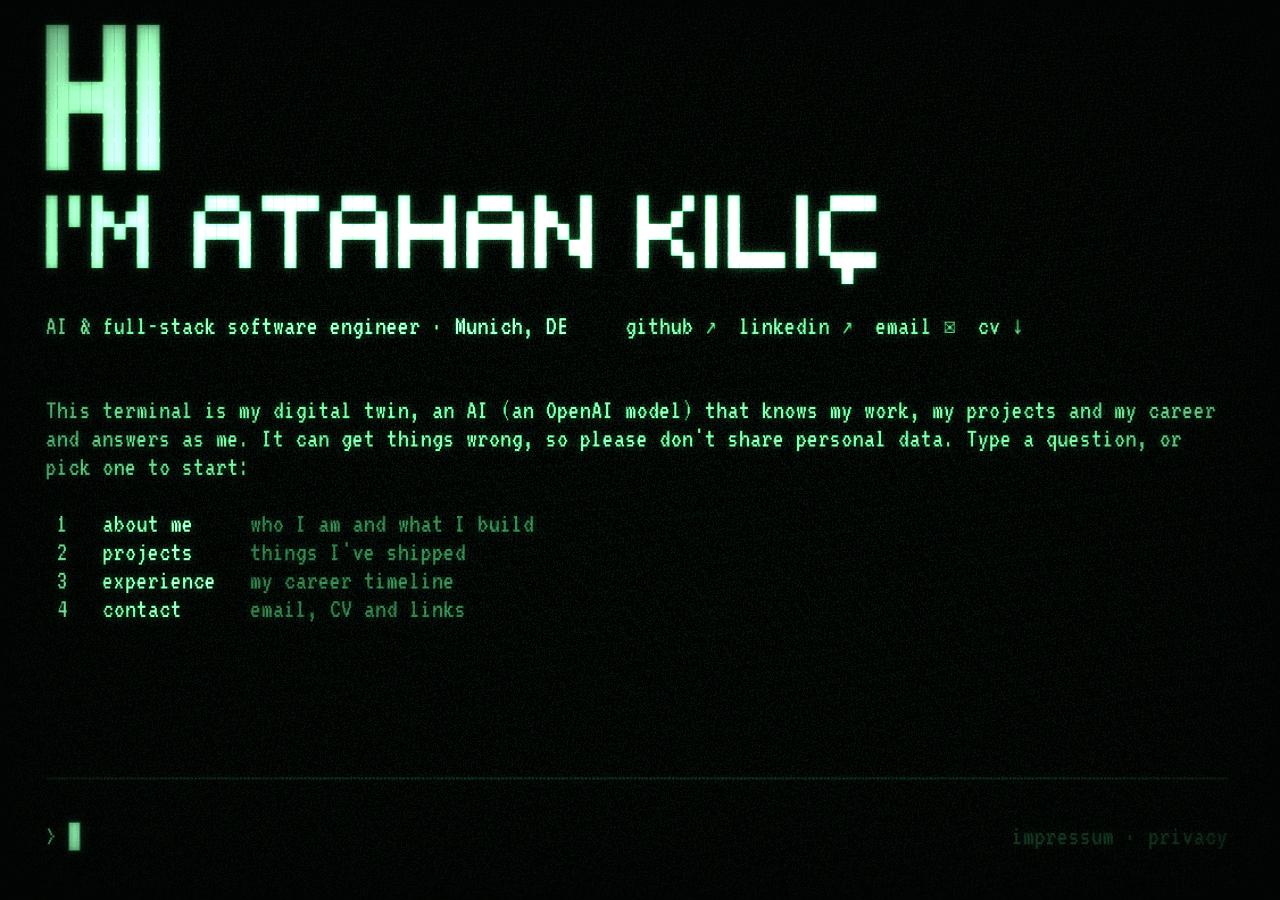
<file: index.html>
<!doctype html>
<html lang="en">
<head>
<meta charset="utf-8">
<meta name="viewport" content="width=device-width,initial-scale=1,interactive-widget=resizes-content">
<title>Atahan Kılıç — digital twin</title>
<meta name="description" content="Talk to the digital twin of Atahan Kılıç, an AI & full-stack software engineer in Munich. Ask about projects, experience and how to reach him.">
<link href="assets/fonts/vt323.css" rel="stylesheet">
<style>
  html,body{margin:0;height:100%;background:#050505;overflow:hidden;overscroll-behavior:none}
  /* touch scrolling is done by hand (rows + momentum), so the browser must not pan, zoom or call up the image menu */
  canvas#crt{position:fixed;left:0;top:0;width:100vw;height:100vh;display:block;cursor:text;touch-action:none;-webkit-user-select:none;user-select:none;-webkit-touch-callout:none;-webkit-tap-highlight-color:transparent}
  canvas#crt.link{cursor:pointer}
  #kbd{position:fixed;left:0;top:0;width:1px;height:1px;opacity:0;border:0;padding:0;font-size:16px}
  /* phones: the real input lies over the drawn prompt, so a tap there is a native tap (keyboard, caret, paste) */
  #kbd.dock{z-index:2;margin:0;box-sizing:border-box;outline:0;background:transparent;font-family:VT323,monospace;-webkit-tap-highlight-color:transparent}
  /* the one thing that can't live inside the shader: a live, interactive website */
  #live{position:fixed;display:none;z-index:3;background:#000}
  #live.on{display:block}
  #live iframe{position:absolute;inset:0;width:100%;height:100%;border:0;background:#000}
  #live .tint{position:absolute;inset:0;pointer-events:none;mix-blend-mode:color}
  #live .lines{position:absolute;inset:0;pointer-events:none;background:repeating-linear-gradient(to bottom,transparent 0 2px,rgba(0,0,0,.28) 2px 3px)}
  #live .edge{position:absolute;inset:0;pointer-events:none;box-shadow:inset 0 0 40px rgba(0,0,0,.8)}
  .sr{position:absolute;width:1px;height:1px;overflow:hidden;clip:rect(0 0 0 0)}
</style>
</head>
<body>
<canvas id="crt" aria-hidden="true"></canvas>
<form id="kbdForm" action="javascript:void 0"><input id="kbd" autocapitalize="off" autocomplete="off" spellcheck="false" enterkeyhint="send" aria-label="Ask Atahan's digital twin"></form>
<div id="live"><iframe title="live demo" sandbox="allow-scripts allow-same-origin allow-popups allow-forms" referrerpolicy="no-referrer"></iframe><div class="tint"></div><div class="lines"></div><div class="edge"></div></div>
<main class="sr" id="sr"></main>
<div class="sr" id="said" aria-live="polite"></div>
<script src="assets/content.js"></script>
<script src="twin/twin.config.js"></script>
<script>
const C = window.CONTENT;
const PHOSPHORS = { green: "#5dff8f", amber: "#ffb43a", white: "#e8f0ff", cyan: "#62f3ff", magenta: "#ff5ad1" };
const CV = "assets/cv.pdf";
const $ = (s) => document.querySelector(s);
const sleep = (ms) => new Promise((r) => setTimeout(r, ms));

// ======================================================================
// knowledge — the only things the twin may talk about
// ======================================================================
const P = Object.fromEntries(C.projects.map((p) => [p.id, p]));
// every bar opens its full story (C.roles[key]); the thesis sits under TUM, project diamonds are gone
const GANTT = [
  { key: "metu", label: "METU · B.Sc. CE", short: "METU", lane: "edu", from: "2018-09", to: "2023-07" },
  { key: "havelsanCand", label: "HAVELSAN · cand.", short: "HAVELSAN", lane: "work", from: "2021-11", to: "2023-07" },
  { key: "havelsanDev", label: "HAVELSAN · dev", short: "↳ developer", lane: "work", from: "2023-08", to: "2024-03" },
  { key: "tum", label: "TUM · M.Sc.", short: "TUM", lane: "edu", from: "2024-04", to: "now" },
  { key: "thesis", label: "↳ BugSense", short: "↳ thesis", lane: "edu", from: "2026-04", to: "now", hot: true },
  { key: "nextaim", label: "NextAim", short: "NextAim", lane: "work", from: "2024-09", to: "2026-03" },
  { key: "startup", label: "Manage&More · co-founder", short: "Manage&More", lane: "work", from: "2026-10", to: "now", hot: true },
  { key: "check24", label: "CHECK24", short: "CHECK24", lane: "work", from: "2026-07", to: "now" },
];
const ALIASES = {
  onlypanels: ["onlypanels", "only panels", "solar", "reonic", "heat pump", "battery", "photovolta"],
  forge: ["prompt to cad", "prompt-to-cad", "sphere", "forge", "cadquery", " step file", "text to cad"],
  harmos: ["harmos", " cad"], bugsense: ["bugsense", "bug sense", " uti", "thesis", " tez", "medical", "diagnos"],
  steward: ["steward", "talk to your building", "your building", "synera", "indoor", "navigation", "industrial agents"], sharksight: ["sharksight", "shark", " bmw"],
  northstar: ["north star", "northstar", "ideation"], router: ["routemaxx", "router", "routing", "tum.ai", "slop"],
  tate: [" tate", "teacher", "öğretmen"],
};

// ======================================================================
// screen model — everything is drawn into a character grid that goes
// through the CRT shader. A row is a list of segments:
//   { t, b }            text at brightness b (0..1)
//   { t, b, act }       clickable (act = { key, fn }) — inverts on hover
//   { t, b, inv }       inverted (filled cell, dark text)
//   { t, b, bar }       filled cells ("solid" | "hatch") — glyph-free bars
// ======================================================================
const S = (t, b = 0.82, o = {}) => ({ t: String(t), b, ...o });
const DIM = 0.48, TXT = 0.82, HOT = 1;
const blocks = [];          // everything in the conversation log
let scroll = 0;             // rows scrolled up from the bottom
let suggestions = [];
let pane = null;            // { kind: "peek", id } | { kind: "project", id, mode, scroll }
let inputText = "", busy = false, skip = false, powerT = 0;

function wrapInto(rows, cur, text, b, cols) {
  // append text to the current row, wrapping on word boundaries
  const width = () => cur.reduce((n, s) => n + s.t.length, 0);
  for (const para of text.split(/(\n)/)) {
    if (para === "\n") { rows.push(cur.splice(0)); continue; }
    for (const w of para.split(/([ \t]+)/)) {   // not \s: a no-break space (NB) must hold
      if (!w) continue;
      if (width() + w.length > cols && width() > 0) { rows.push(cur.splice(0)); if (/^[ \t]+$/.test(w)) continue; }
      if (w.length > cols) { for (let i = 0; i < w.length; i += cols) { if (width() > 0) rows.push(cur.splice(0)); cur.push(S(w.slice(i, i + cols), b)); } continue; }
      cur.push(S(w, b));
    }
  }
}
const lineBlock = (rows) => ({ render: () => rows });
function textBlock(text, b = TXT) { return { render(cols) { const rows = [], cur = []; wrapInto(rows, cur, text, b, cols); rows.push(cur); return rows; } }; }
function userBlock(text) {
  return { render(cols) { const rows = [], cur = [S("> ", DIM)]; wrapInto(rows, cur, text, HOT, cols); rows.push(cur, []); return rows; } };
}
// a twin turn: text deltas and widgets, revealed in order like a teletype
function twinBlock() {
  const m = {
    parts: [], idx: 0, shown: 0, wait: 0, closed: false, done: false, onDone: null,
    text(s) { const last = m.parts[m.parts.length - 1]; if (last && last.kind === "text" && m.parts.indexOf(last) >= m.idx) last.s += s; else m.parts.push({ kind: "text", s }); },
    widget(w) { if (w) m.parts.push({ kind: "widget", w }); },
    tick(dt) {
      if (m.done) return;
      while (m.idx < m.parts.length) {
        const p = m.parts[m.idx];
        if (p.kind === "text") {
          if (skip || cfg.cps >= 2000) m.shown = p.s.length; else m.shown += cfg.cps * dt;
          if (m.shown < p.s.length) return;
          if (m.idx === m.parts.length - 1 && !m.closed) return;   // more text may still stream in
          m.idx++; m.shown = 0;
        } else {
          if (!p.shownAt) { p.shownAt = performance.now(); p.w.onShow?.(); p.w.born = performance.now() / 1000; }
          if (!skip && performance.now() - p.shownAt < 160) return;
          m.idx++;
        }
      }
      if (m.closed) { m.done = true; m.onDone?.(); }
    },
    render(cols, t) {
      const rows = [], cur = [S("atahan › ", DIM)];
      for (let i = 0; i <= Math.min(m.idx, m.parts.length - 1); i++) {
        const p = m.parts[i];
        if (p.kind === "text") wrapInto(rows, cur, i < m.idx ? p.s : p.s.slice(0, Math.floor(m.shown)), TXT, cols);
        else if (i < m.idx || p.shownAt) { if (cur.length) rows.push(cur.splice(0)); rows.push(...p.w.render(cols, t)); }
      }
      // the caret blinks by inverting, never by appearing/disappearing, and an empty caret row
      // takes the place of the trailing spacer, so the row count never changes and the log can't bob
      const caret = m.done ? [] : [S(" ", HOT, { inv: Math.floor(t * 2.2) % 2 === 0 })];
      if (cur.length) rows.push([...cur, ...caret], []); else rows.push(caret);
      return rows;
    },
  };
  blocks.push(m); scroll = 0;
  return m;
}

// ======================================================================
// widgets — the GUI inside the terminal
// ======================================================================
const pad = (s, n) => { s = String(s); return s.length >= n ? s.slice(0, Math.max(0, n - 1)) + (n > 0 ? "…" : "") : s + " ".repeat(n - s.length); };
function box(title, inner, cols, maxW = 96) {
  // inner(innerCols) -> rows; wraps them in ┌─ title ─┐ … └──┘
  const W = Math.min(cols, maxW), iw = W - 4, rows = inner(iw);
  const top = "┌─ " + title + " " + "─".repeat(Math.max(0, W - title.length - 5)) + "┐";
  const out = [[S(top, DIM)]];
  rows.flatMap((r) => rewrap(r, iw)).forEach((r) => { r = clip(r, iw); out.push([S("│ ", DIM), ...r, S(" ".repeat(Math.max(0, iw - rowLen(r))) + " │", DIM)]); });
  out.push([S("└" + "─".repeat(W - 2) + "┘", DIM)]);
  return out;
}
const rowLen = (r) => r.reduce((n, s) => n + s.t.length, 0);
function clip(r, n) { const out = []; for (const s of r) { const room = n - rowLen(out); if (room <= 0) break; out.push(s.t.length > room ? { ...s, t: s.t.slice(0, room) } : s); } return out; }
function flow(segs, cols) {
  // wrap whole segments (buttons, tags) onto new rows instead of cutting them
  const rows = [[]];
  for (const s of segs) { const r = rows[rows.length - 1]; if (rowLen(r) + s.t.length > cols && rowLen(r) > 0) { if (!s.t.trim()) continue; rows.push([s]); } else r.push(s); }
  return rows.flatMap((r) => rewrap(r, cols));   // a segment wider than the whole line still breaks between words
}
// a row too wide for its space breaks between words (keeping each word's style and action) instead of losing its end;
// bars and no-break runs stay whole unless they alone are wider than the line
function rewrap(r, n) {
  if (rowLen(r) <= n) return [r];
  const rows = [[]];
  for (const s of r) {
    const words = s.bar ? [s.t] : s.t.length > n ? s.t.replace(/ /g, " ").split(/( +)/) : s.t.split(/( +)/);
    for (const w of words) {
      if (!w) continue;
      const cur = rows[rows.length - 1];
      if (rowLen(cur) + w.length > n && rowLen(cur) > 0) { if (!w.trim()) continue; rows.push([]); }
      rows[rows.length - 1].push({ ...s, t: w });
    }
  }
  return rows;
}
const NB = (s) => s.replace(/ /g, "\u00a0");
// a project's stack as [tags]; short views show the first n and point to the architecture view for the rest
const kindOf = (p) => p.award ? `${p.kind} · ★ ${p.award.split(" · ")[0]}` : p.kind;   // "Product · ★ 1st place" in the list
const tags = (p, n = Infinity) => p.stack.slice(0, n).map((s) => NB(`[${s}]`)).join(" ") + (p.stack.length > n ? `  +${p.stack.length - n} more in architecture` : "");   // keep "[B-Rep kernel]" or "──▶ [ Engine ]" on one line
const btn = (label, key, fn, b = HOT) => S(`[${label}]`, b, { act: { key, fn } });
const gap = (n = 1) => S(" ".repeat(n), TXT);

const W = {
  whoami: () => ({
    tl: null,
    render(cols, t) {
      if (!this.tl) this.tl = W.timeline();
      this.tl.born = this.born;
      return box("atahan@munich", (iw) => {
        const rows = [...flow([S(NB(C.name.toUpperCase()), HOT), gap(3), S(NB(`${C.role} · ${C.location}`), TXT)], iw)], cur = [];
        wrapInto(rows, cur, `"${C.tagline}"`, DIM, iw); rows.push(cur.splice(0), []);
        // three panels side by side; stacked full width when the screen is narrow
        const across = iw >= 60 ? 3 : 1, pw = Math.floor((iw - (across - 1)) / across), cw = across === 1 ? iw : pw - 4;
        const panels = C.glance.map((g) => {
          const body = [];
          g.items.forEach(([head, sub, id], i) => {
            const act = id && P[id] ? { act: { key: "who:" + id, fn: () => ask(`tell me about ${P[id].title}`) } } : {};
            if (i) body.push([]);
            body.push([S(pad(head + (id ? " ›" : ""), cw), HOT, act)]);
            const r = [], c = []; wrapInto(r, c, sub, TXT, cw); r.push(c); body.push(...r);
          });
          return body;
        });
        // one column: a box inside the card is just noise, so each panel is a ruled heading over its lines
        if (across === 1) panels.forEach((body, i) => { const n = C.glance[i].title.toUpperCase(); rows.push([S(n + " ", HOT), S("─".repeat(Math.max(0, iw - n.length - 1)), DIM)], ...body, []); });
        else for (let i = 0; i < panels.length; i += across) {
          const group = panels.slice(i, i + across), names = C.glance.slice(i, i + across).map((g) => g.title.toUpperCase());
          const h = Math.max(...group.map((b) => b.length)), line = [];
          names.forEach((n, j) => line.push(...(j ? [gap()] : []), S("┌ ", DIM), S(n, HOT), S(" " + "─".repeat(Math.max(0, pw - n.length - 4)) + "┐", DIM)));
          rows.push(line);
          for (let y = 0; y < h; y++) {
            const r = [];
            group.forEach((b, j) => { const c = clip(b[y] || [], cw); r.push(...(j ? [gap()] : []), S("│ ", DIM), ...c, S(" ".repeat(cw - rowLen(c)) + " │", DIM)); });
            rows.push(r);
          }
          rows.push(group.flatMap((_, j) => [...(j ? [gap()] : []), S("└" + "─".repeat(pw - 2) + "┘", DIM)]));
        }
        rows.push([], ...this.tl.render(iw, t));
        const st = [], sc = []; wrapInto(st, sc, C.availability, HOT, iw - 8); st.push(sc);
        rows.push([], ...st.map((r, i) => [S(pad(i ? "" : "status", 8), TXT), ...r]), []);
        rows.push(...flow([btn("projects", "who:projects", () => ask("show me your projects")), gap(),
          btn("stack", "who:stack", () => ask("what's your stack?")), gap(), btn("contact", "who:contact", () => ask("how can I reach you?"))], iw));
        return rows;
      }, cols, cols);   // the card spans the whole log, like the timeline
    },
  }),
  projects: () => ({
    onShow: () => PHONE || openPeek(C.projects[0].id),
    render(cols) {
      if (PHONE) {   // no hover and no room for a preview: each project is a two-line, full-width tap target
        const rows = [];
        C.projects.forEach((p) => {
          const act = { key: "open:" + p.id, fn: () => ask(`tell me about ${p.title}`) }, yr = p.when || p.year, demo = p.live ? "● live" : "○ src";
          rows.push([S(pad("▸ " + p.title, cols - yr.length - demo.length - 2), HOT, { act }), S(yr + "  ", DIM, { act }), S(demo, p.live ? HOT : TXT, { act })],
            [S(pad("  " + kindOf(p), cols), p.award ? TXT : DIM, { act })], []);
        });
        rows.push([S("tap a project to open it", DIM)]);
        return rows;
      }
      const tw = Math.max(...C.projects.map((p) => p.title.length)) + 2, ww = cols - tw - 22, what = ww >= 12;
      const rows = [[S(pad("   project", tw + 3), DIM), ...(what ? [S(pad("what", ww), DIM)] : []), S(pad("year", 12), DIM), S("demo", DIM)]];
      rows.push([S("─".repeat(Math.min(cols, tw + (what ? ww : 0) + 22)), DIM)]);
      C.projects.forEach((p) => {
        const act = { key: "open:" + p.id, fn: () => ask(`tell me about ${p.title}`) }, sel = pane?.kind === "peek" && pane.id === p.id;
        rows.push([S(sel ? " ▸ " : "   ", HOT), S(pad(p.title, tw), HOT, { act, inv: sel }), ...(what ? [S(pad(kindOf(p), ww), p.award ? HOT : TXT, { act })] : []),
          S(pad(p.when || p.year, 12), TXT, { act }), S(p.live ? "● live" : "○ src", p.live ? HOT : TXT, { act })]);
      });
      rows.push([], [S("hover or ↑↓ to preview · click or enter to open", DIM)]);
      return rows;
    },
  }),
  project: (p) => ({
    onShow: () => PHONE || openView(p.id, "auto"),   // phones: the card's buttons open the viewer, so the answer stays in sight
    render(cols) {
      return box(p.id, (iw) => {
        const rows = [], cur = [];
        rows.push([S(p.title.toUpperCase(), HOT)], [S(`${p.kind} · ${p.when || p.year}`, DIM)], ...(p.award ? [[S("★ " + p.award, HOT)]] : []), []);
        wrapInto(rows, cur, p.blurb, TXT, iw); rows.push(cur.splice(0), []);
        wrapInto(rows, cur, tags(p, PHONE ? 6 : 10), DIM, iw); rows.push(cur.splice(0), []);
        const bs = [];
        if (p.live) bs.push(btn(`▶ ${p.liveLabel || "live demo"}`, `v:${p.id}:live`, () => openView(p.id, "live")), gap());
        bs.push(btn("architecture", `v:${p.id}:arch`, () => openView(p.id, "arch")));
        if (p.link) bs.push(gap(), btn("source ↗", `src:${p.id}`, () => window.open(p.link, "_blank", "noopener")));
        rows.push(...flow(bs, iw));
        return rows;
      }, cols);
    },
  }),
  timeline: () => ({
    render(cols, t) {
      const age = t - (this.born || t), grow = Math.min(1, age / 1.2);
      const wideL = cols > 70, labW = wideL ? 17 : 12, T = Math.max(20, cols - labW - 1);
      const y0 = 2018, y1 = 2027, per = T / (y1 - y0);
      const at = (d) => { if (d === "now") { const n = new Date(); d = `${n.getFullYear()}-${n.getMonth() + 1}`; } const [y, m] = d.split("-").map(Number); return Math.max(0, Math.min(T, ((y - y0) + (m - 1) / 12) * per)); };
      const rows = [];
      let axis = ""; const every = per >= 4 ? 1 : 2;
      for (let yr = 0; yr < y1 - y0; yr += every) axis = axis.padEnd(Math.round(yr * per)) + (per >= 6 ? String(y0 + yr) : "'" + String(y0 + yr).slice(2));
      let tick = ""; for (let c = 0; c < T; c++) tick += c === 0 || Math.floor(c / per) !== Math.floor((c - 1) / per) ? "┼" : "─";
      const nowC = Math.round(at("now"));
      rows.push([S(" ".repeat(labW + 1)), S(" ".repeat(Math.max(0, nowC - 5)) + "now ▼", HOT)]);
      rows.push([S(" ".repeat(labW + 1)), S(axis.slice(0, T), DIM)]);
      rows.push([S(" ".repeat(labW + 1)), S(tick, DIM)]);
      GANTT.forEach((g, i) => {
        const a = Math.round(at(g.from)), b = Math.max(a + 1, Math.round(at(g.to))), len = Math.round((b - a) * Math.min(1, Math.max(0, grow * 1.6 - i * 0.1)));
        const act = { key: "g:" + g.key, fn: () => explain(g) };
        rows.push([S(pad(wideL ? g.label : g.short, labW), g.hot ? HOT : TXT, { act }), gap(), S("·".repeat(a), 0.22), S(" ".repeat(len), g.lane === "work" ? 0.95 : g.hot ? HOT : 0.75, { bar: g.lane === "work" ? "solid" : "hatch", act }), S("·".repeat(Math.max(0, T - a - len)), 0.22)]);
      });
      return [...rows, [S(" ".repeat(labW + 1)), S(tick, DIM)], [], ...flow([S("■ work", 0.95), gap(2), S("▒ education", 0.75), gap(2), S(`· ${TOUCH ? "tap" : "click"} a bar for the full story`, DIM)], cols)];
    },
  }),
  // one timeline bar, told properly: story on the left, what I did on the right (stacked when narrow)
  role: (g) => ({
    render(cols) {
      const r = C.roles[g.key];
      return box(g.lane === "work" ? "experience" : "education", (iw) => {
        const rows = [...flow([S(NB(r.org.toUpperCase()), HOT), gap(3), S(r.role, TXT), gap(3), S(NB(`${span(g.from, g.to)} · ${r.where}`), DIM)], iw), []];
        const side = r.did.length && iw >= 110, lw = side ? Math.floor(iw * 0.42) : iw, rw = side ? iw - lw - 4 : iw;
        const left = [], cur = []; wrapInto(left, cur, r.story, TXT, lw); left.push(cur.splice(0));
        const right = r.did.flatMap((d, i) => { const b = []; wrapInto(b, cur, d, TXT, rw - 2); b.push(cur.splice(0)); return [...(i ? [[]] : []), ...b.map((l, j) => [S(j ? "  " : "▸ ", HOT), ...l])]; });
        if (side) for (let i = 0; i < Math.max(left.length, right.length); i++) { const l = left[i] || []; rows.push([...l, S(" ".repeat(lw - rowLen(l) + 4)), ...(right[i] || [])]); }
        else rows.push(...left, ...(right.length ? [[], ...right] : []));
        if (r.tags.length) rows.push([], ...flow(r.tags.flatMap((t) => [S(NB(`[${t}]`), DIM), gap()]), iw));
        if (r.project) rows.push([], ...flow([btn(`${P[r.project].title} project ›`, "role:" + r.project, () => ask(`tell me about ${P[r.project].title}`))], iw));
        return rows;
      }, cols, cols);
    },
  }),
  skills: () => ({
    render(cols) {
      return box("~/stack", (iw) => Object.entries(C.skills).flatMap(([k, v]) => { const rows = [], cur = []; wrapInto(rows, cur, v.map(NB).join("  "), HOT, iw - 7); rows.push(cur); return rows.map((r, i) => [S(pad(i ? "" : k.toLowerCase(), 7), TXT), ...r]); }), cols, 90);
    },
  }),
  contact: () => ({
    render(cols) {
      return box("contact", (iw) => [
        [S(pad("linkedin", 9), TXT), S(C.linkedin.replace("https://www.", ""), HOT)], [S(pad("email", 9), TXT), S(C.email, HOT)], [S(pad("github", 9), TXT), S(C.github.replace("https://", ""), HOT)], [S(pad("based", 9), TXT), S(C.location, HOT)], [],
        ...flow([btn("message me on linkedin ↗", "li", () => window.open(C.linkedin, "_blank", "noopener")), gap(), btn(copied ? "copied ✓" : "copy email", "copy", copyEmail), gap(), btn("github ↗", "gh", () => window.open(C.github, "_blank", "noopener")), gap(), btn("cv.pdf ↓", "cv", downloadCV)], iw),
      ], cols, 90);
    },
  }),
  cv: () => ({ render: () => [[btn("⇩ download cv.pdf", "cv", downloadCV), gap(2), btn("or see it as a timeline", "tl", () => ask("show me your career timeline"), TXT)]] }),
  help: () => ({
    render(cols) {
      return box("help", (iw) => [["just ask", '"who are you?"  "what did you build?"  "tell me about BugSense"'], ["/projects", "all projects · /open <name|#> opens one"], ["/timeline", "work, studies and projects as a chart"], ["/stack", "tools and languages"], ["/contact", "email, github, linkedin, cv"], ["/clear", "clear · /theme green|amber|white|cyan · /reboot"], (TOUCH ? ["touch", "tap any [button] · swipe to scroll · ← back closes the viewer"] : ["keys", "esc closes the viewer · ↑↓ history · enter skips typing · wheel scrolls"])]
        .flatMap(([k, v]) => { const rows = [], cur = [S(pad(k, 11), HOT)]; wrapInto(rows, cur, v, TXT, iw); rows.push(cur); return rows; }), cols, 96);
    },
  }),
};
let copied = false;
function copyEmail() { navigator.clipboard?.writeText(C.email); copied = true; setTimeout(() => (copied = false), 1500); }
function downloadCV() { const a = document.createElement("a"); a.href = CV; a.download = "Atahan-Kilic-CV.pdf"; a.click(); }
function explain(g) { const m = twinBlock(); m.widget(W.role(g)); m.closed = true; m.onDone = () => setSuggestions(FOLLOW.show_timeline); }
const MONTHS = ["Jan", "Feb", "Mar", "Apr", "May", "Jun", "Jul", "Aug", "Sep", "Oct", "Nov", "Dec"];
function span(from, to) {   // "Aug 2023 – Mar 2024 · 8 mo"
  const ym = (d) => { if (d === "now") { const n = new Date(); return [n.getFullYear(), n.getMonth() + 1]; } return d.split("-").map(Number); };
  const [y0, m0] = ym(from), [y1, m1] = ym(to), n = (y1 - y0) * 12 + m1 - m0 + 1, fmt = (y, m) => `${MONTHS[m - 1]} ${y}`;
  return `${fmt(y0, m0)} – ${to === "now" ? "now" : fmt(y1, m1)} · ${n >= 12 ? `${Math.floor(n / 12)} y${n % 12 ? ` ${n % 12} mo` : ""}` : `${n} mo`}`;
}

// ======================================================================
// the right-hand viewer (a tmux split, drawn inside the CRT)
// ======================================================================
function openView(id, mode = "auto") {
  const p = P[id]; if (!p) return; if (mode === "auto") mode = p.live ? "live" : "arch";
  pane = { kind: "project", id, mode, scroll: 0, born: performance.now() / 1000 };
  // on a phone the viewer is a full-screen sheet, so the system back gesture should close it, not leave the site
  if (PHONE && !window.history.state?.sheet) window.history.pushState({ sheet: 1 }, "");
}
function openPeek(id) { pane = { kind: "peek", id, view: "preview", born: performance.now() / 1000 }; }
function closePane() { pane = null; if (window.history.state?.sheet) window.history.back(); }
addEventListener("popstate", () => { if (pane) pane = null; });
if (window.history.state?.sheet) window.history.replaceState(null, "");   // a reload starts with the sheet closed
// esc steps back out of the list's architecture view before it closes anything
function escPane() { if (pane?.kind === "peek" && pane.view === "arch") pane.view = "preview"; else closePane(); }

// ======================================================================
// brains — both speak {type:"text"} / {type:"tool"} (see twin/worker.js)
// ======================================================================
const TOOLS = {
  show_whoami: () => W.whoami(), show_projects: () => W.projects(),
  open_project: ({ id }) => (P[id] ? W.project(P[id]) : null),
  show_timeline: () => W.timeline(), show_skills: () => W.skills(), show_contact: () => W.contact(),
  show_cv: () => W.cv(), show_help: () => W.help(),
  close_viewer: () => { closePane(); return null; },
};
function findProject(q) {
  for (const [id, keys] of Object.entries(ALIASES)) if (keys.some((k) => q.includes(k))) return id;
  const n = q.match(/\b(?:open|project|proje)\s*#?(\d)\b/); if (n && C.projects[+n[1] - 1]) return C.projects[+n[1] - 1].id;
  return null;
}
const has = (q, words) => words.some((w) => q.includes(w));
function* offlineTwin(raw) {
  const q = " " + raw.toLowerCase().replace(/[?!.,;:'"]/g, " ").replace(/\s+/g, " ").trim() + " ";
  const T = (s) => ({ type: "text", delta: s }), X = (name, args = {}) => ({ type: "tool", name, args });
  const pid = findProject(q);
  if (has(q, [" hi ", " hello ", " hey ", " merhaba ", " selam ", " yo ", "good morning", "günaydın"]) && q.trim().split(" ").length <= 3) { yield T("Hey! I'm Atahan's digital twin. Ask me about my projects, my experience, my stack, or how to reach me."); return; }
  if (has(q, [" thanks", " thank you", " thx", "teşekkür", "sağol"])) { yield T("Anytime. Anything else about my work?"); return; }
  if (pid && !has(q, ["timeline", "career"])) {
    const p = P[pid];
    yield T(`${p.title}: ${p.kind.toLowerCase()}, ${(p.when || p.year).replace("—", "ongoing").trim()}. ${p.award ? `It won ${p.award.replace(" · ", " at ")}. ` : ""}`);
    yield T(PHONE ? (p.live ? "The live site is one tap away below. It's real, you can click around in it." : "No public demo for this one, but the architecture below shows how it's put together.")
      : p.live ? "I've put the live site on the right. It's real, you can click around in it." : "No public demo for this one, so the right side shows how it's put together.");
    yield X("open_project", { id: pid }); return;
  }
  if (has(q, ["granat", "startup", "start-up", "founder", "founding", "kurucu", "girişim", "manage&more", "manage and more", "manage & more", "unternehmertum", "context layer"])) {
    yield T("Since October 2026 I'm co-founding Granat with a friend in UnternehmerTUM's Manage&More: a context layer for AI."); yield X("show_timeline"); return;
  }
  if (has(q, ["timeline", "career", "experience", "history", "journey", "worked", " jobs", " job ", "employ", " path", "roadmap", "deneyim", "kariyer", "tecrübe", "background", "havelsan", "nextaim", "check24"])) {
    yield T("Here's my path so far, work and studies. Click any bar for the full story."); yield X("show_timeline"); return;
  }
  if (has(q, [" won", " win", "award", "prize", "hackathon", "1st", "first place", "ödül", "birinci", "kazan"])) {
    const w = C.projects.filter((p) => p.award);
    yield T(`${w.length === 2 ? "Two firsts" : "First places"} in November 2026: ${w.map((p) => `${p.title} at ${p.award.split(" · ").slice(1).join(" · ")}`).join(", and ")}. They're marked ★ in the list.`);
    yield X("show_projects"); return;
  }
  if (has(q, ["project", "built", " build", "portfolio", " demo", "work on", "side project", "proje", "neler yaptın", "show me what", "what have you made"])) {
    yield T(`Here's what I've built. The ● ones are live. ${PHONE ? "Tap one to open it." : "Point at one to preview it on the right, click to open it."}`); yield X("show_projects"); return;
  }
  if (has(q, ["who are you", "whoami", "who is", "about you", "yourself", "introduce", "kimsin", "kendini", "hakkında", "what do you do", "what are you", " you do "])) {
    yield T(`I'm ${C.name}, an AI & full-stack software engineer in Munich, finishing my M.Sc. at TUM with a thesis on BugSense. Here's the short version:`);
    yield X("show_whoami"); return;
  }
  if (has(q, ["skill", "stack", " tech", " tool", "framework", "programming", " know ", "teknoloji", "react", "typescript", "python", " java", "spring", "language you"])) {
    yield T("My toolbox, layer by layer. TypeScript and React on the front, Python with FastAPI or Django on the back, Postgres underneath, and LLM agents on top. C++ when it has to be real-time."); yield X("show_skills"); return;
  }
  if (has(q, ["contact", "email", "e-mail", " mail", "reach", " hire", "talk to you", "linkedin", "github", "iletişim", "ulaş"])) { yield T("LinkedIn is the best way to reach me. I usually reply within a day."); yield X("show_contact"); return; }
  if (has(q, [" cv ", "resume", "résumé", "özgeçmiş"])) { yield T("Here's my CV."); yield X("show_cv"); return; }
  if (has(q, ["education", "study", "studies", "university", "degree", "master", "bachelor", " tum ", "metu", "school", "eğitim", "okul"])) {
    yield T("M.Sc. Informatics at TUM (2024 → now), with my thesis on BugSense: a deployment-ready architecture for an AI-assisted UTI diagnostic device. Before that, B.Sc. Computer Engineering at METU, 3.71 / 4.00."); yield X("show_timeline"); return;
  }
  if (has(q, ["where", "location", "based", " live ", " city", "nerede"])) { yield T("I'm based in Munich, Germany, and open to roles in Munich and across the EU."); return; }
  if (has(q, ["available", "availability", "open to", "looking for", "full-time", "full time", "hiring", "müsait"])) { yield T(`${C.availability}. Want my contact details?`); return; }
  if (has(q, ["speak", "german", "english", "turkish", "deutsch", "spoken", " dil "])) { yield T("Turkish is my native language, English C1, German A2 and improving."); return; }
  if (has(q, ["help", "command", "what can", "yardım"])) { yield T("Ask in plain words, or use a command:"); yield X("show_help"); return; }
  yield T("I'm only here to talk about Atahan: my work, projects, experience, and how to reach me. Try one of the suggestions below.");
}
const FOLLOW = {
  show_whoami: ["show me your projects", "your career timeline", "what's your stack?", "how can I reach you?"],
  show_projects: ["tell me about BugSense", "open Steward", "what is Harmos?", "your career timeline"],
  open_project: ["show all projects", "your career timeline", "how can I reach you?"],
  show_timeline: ["what did you do at HAVELSAN?", "show me your projects", "how can I reach you?"],
  show_skills: ["show me your projects", "your career timeline", "how can I reach you?"],
  show_contact: ["download your cv", "show me your projects"],
  default: ["who are you?", "show me your projects", "your career timeline", "how can I reach you?"],
};
const MENU = [
  ["about me", "who I am and what I build", "who are you?"],
  ["projects", "things I've shipped", "show me your projects"],
  ["experience", "my career timeline", "your career timeline"],
  ["contact", "email, CV and links", "how can I reach you?"],
];
const menuBlock = { render: () => [...MENU.map(([label, hint, q], i) => {
  const act = { key: "menu:" + i, fn: () => ask(q) };
  return [S(` ${i + 1} `, HOT, { act }), S("  " + pad(label, 13), HOT, { act }), S(hint + " ", DIM, { act })];
}), []] };
const ENDPOINT = new URLSearchParams(location.search).get("endpoint") || window.TWIN_CONFIG?.endpoint || "";
const history = [];
async function* remoteTwin(text) {
  history.push({ role: "user", content: text });
  const res = await fetch(ENDPOINT, { method: "POST", headers: { "content-type": "application/json" }, body: JSON.stringify({ messages: history.slice(-12) }) });
  if (!res.ok || !res.body) throw new Error("twin backend " + res.status);
  const reader = res.body.getReader(), dec = new TextDecoder(); let buf = "", said = "", tools = [];
  for (;;) {
    const { value, done } = await reader.read(); if (done) break;
    buf += dec.decode(value, { stream: true });
    let i; while ((i = buf.indexOf("\n\n")) >= 0) {
      const data = buf.slice(0, i).split("\n").filter((l) => l.startsWith("data:")).map((l) => l.slice(5).trim()).join(""); buf = buf.slice(i + 2);
      if (!data || data === "[DONE]") continue;
      const ev = JSON.parse(data); if (ev.type === "text") said += ev.delta; else if (ev.type === "tool") tools.push({ name: ev.name, args: ev.args || {} });
      yield ev;
    }
  }
  // the model sometimes writes a tool's name instead of calling it: run it anyway
  const typed = !tools.length && said.match(TOOL_TEXT);
  if (typed && typed[1] !== "open_project") { tools.push({ name: typed[1], args: {} }); yield { type: "tool", name: typed[1], args: {} }; }
  history.push({ role: "assistant", content: said.replace(TOOL_TEXT_ALL, "").trim(), tools });
}
const TOOL_TEXT = /\[?(?:showed:\s*)?(?:functions\.)?\b(show_(?:whoami|projects|timeline|skills|contact|cv|help)|open_project)\b(?:\s*\([^)]*\))?\]?/;
const TOOL_TEXT_ALL = new RegExp(TOOL_TEXT.source, "g");
const useLLM = () => !!ENDPOINT && cfg.engine === "llm";

// ======================================================================
// conversation
// ======================================================================
function setSuggestions(list) { suggestions = list || []; }
async function ask(text) {
  text = text.trim(); if (!text) return;
  if (busy) { skip = true; while (busy) await sleep(16); }
  if (PHONE && pane) closePane();   // the sheet covers the chat: a new question brings the chat back
  blocks.push(userBlock(text)); scroll = 0; setSuggestions([]);
  if (text.startsWith("/")) return slash(text);
  busy = true; skip = false;
  const m = twinBlock(); let lastTool = null;
  const run = (ev) => {
    if (ev.type === "text") { m.text(ev.delta); const last = m.parts[m.parts.length - 1]; last.s = last.s.replace(TOOL_TEXT_ALL, ""); }
    else if (ev.type === "tool" && TOOLS[ev.name]) { lastTool = ev.name; m.widget(TOOLS[ev.name](ev.args || {})); } };
  try {
    if (useLLM()) { for await (const ev of remoteTwin(text)) run(ev); }
    else for (const ev of offlineTwin(text)) run(ev);
  } catch (e) {
    console.warn(e); m.text(/ 429$/.test(e.message) ? "(I've talked a lot today, so you're getting the offline me) " : "(my AI link is down, so you're getting the offline me) ");
    for (const ev of offlineTwin(text)) run(ev);
  }
  m.closed = true;
  await new Promise((r) => (m.onDone = r));
  $("#said").textContent = m.parts.filter((p) => p.kind === "text").map((p) => p.s).join(" ");
  setSuggestions(FOLLOW[lastTool] || FOLLOW.default);
  busy = false; skip = false;
}
function slash(cmd) {
  const [c, ...rest] = cmd.slice(1).split(/\s+/), arg = rest.join(" ").toLowerCase();
  const map = { projects: "show_projects", timeline: "show_timeline", stack: "show_skills", skills: "show_skills", contact: "show_contact", cv: "show_cv", help: "show_help", whoami: "show_whoami" };
  if (c === "clear") { blocks.length = 0; return setSuggestions(FOLLOW.default); }
  if (c === "reboot") return boot();
  if (c === "close") { closePane(); return setSuggestions(FOLLOW.default); }
  const m = twinBlock(); m.closed = true;
  if (c === "theme") { if (PHOSPHORS[arg]) { cfg.phosphor = arg; applyTint(); } m.text(PHOSPHORS[arg] ? `phosphor → ${arg}` : "themes: " + Object.keys(PHOSPHORS).join(" · ")); }
  else if (c === "open") { const id = findProject(" " + arg + " ") || (C.projects[+arg - 1] || {}).id; id ? m.widget(TOOLS.open_project({ id })) : m.text("open what? try /projects"); }
  else if (map[c]) m.widget(TOOLS[map[c]]());
  else m.text(`${c}: command not found. try /help`);
  m.onDone = () => setSuggestions(FOLLOW[map[c]] || FOLLOW.default);
}

// ======================================================================
// input (a hidden <input> so mobile keyboards, paste and IME just work)
// ======================================================================
const kbd = $("#kbd"), hist = []; let hIdx = -1;
const focusKbd = () => kbd.focus({ preventScroll: true });
kbd.addEventListener("input", () => { inputText = kbd.value; typedAt = performance.now() / 1000; });
kbd.addEventListener("keydown", (e) => {
  if (!kbd.value && blocks[blocks.length - 1] === menuBlock && MENU[+e.key - 1]) { e.preventDefault(); return ask(MENU[+e.key - 1][2]); }
  const peeking = pane?.kind === "peek" && !kbd.value;
  if (peeking && (e.key === "ArrowUp" || e.key === "ArrowDown")) { const i = C.projects.findIndex((p) => p.id === pane.id), n = C.projects.length; pane.id = C.projects[(i + (e.key === "ArrowUp" ? n - 1 : 1)) % n].id; pane.view = "preview"; e.preventDefault(); }
  else if (peeking && e.key === "Enter" && !busy) { e.preventDefault(); ask(`tell me about ${P[pane.id].title}`); }
  else if (e.key === "Enter" && !e.isComposing) { e.preventDefault(); submit(); }
  else if (e.key === "ArrowUp") { hIdx = Math.min(hist.length - 1, hIdx + 1); kbd.value = inputText = hist[hIdx] || ""; e.preventDefault(); }
  else if (e.key === "ArrowDown") { hIdx = Math.max(-1, hIdx - 1); kbd.value = inputText = hist[hIdx] || ""; e.preventDefault(); }
  else if (e.key === "Tab") { if (kbd.value.startsWith("/")) { const m = ["/projects", "/timeline", "/stack", "/contact", "/cv", "/help", "/clear", "/theme ", "/open ", "/close", "/whoami", "/reboot"].find((c) => c.startsWith(kbd.value)); if (m) kbd.value = inputText = m; } e.preventDefault(); }
  else if (e.key === "Escape") escPane();
  else if (e.key === "PageUp") scroll += 10; else if (e.key === "PageDown") scroll = Math.max(0, scroll - 10);
});
function submit() {
  const v = kbd.value; inputText = v; if (!v.trim()) { if (busy) skip = true; return; }
  kbd.value = inputText = ""; hist.unshift(v); hIdx = -1;
  if (PHONE) kbd.blur();   // drop the keyboard so the answer gets the whole screen
  ask(v);
}
// mobile keyboards often send Enter as "Unidentified" (key 229), so the form's submit is the reliable path there
$("#kbdForm").addEventListener("submit", (e) => { e.preventDefault(); submit(); });
addEventListener("keydown", (e) => {
  if (e.target === kbd) return;
  if (e.key === "Escape") escPane();
  if (e.key.length === 1 && !e.metaKey && !e.ctrlKey) focusKbd();
});

// ======================================================================
// text canvas (the "video memory") + layout
// ======================================================================
const tc = document.createElement("canvas"), tx = tc.getContext("2d");
const cell = { w: 10, h: 20, fs: 20, ty: 0, x0: 0, y0: 0 }; let COLS = 80, ROWS = 24;
let VW = innerWidth, VH = innerHeight, VT = 0; // the visible viewport: shrinks when a phone keyboard opens
// PHONE: a screen too small for the split view. The viewer becomes a full-screen sheet, opened by a tap, never by itself
const TOUCH = matchMedia("(pointer: coarse)").matches, SCROLL = TOUCH ? "swipe" : "wheel"; let PHONE = false;
function layoutText() {
  const scale = Math.min(devicePixelRatio, 2) * cfg.resolution;
  tc.width = Math.floor(VW * scale); tc.height = Math.floor(VH * scale);
  const margin = 0.025 + cfg.curvature * 0.03, x0 = tc.width * margin + 14 * scale;
  // phones: shrink the type so a line still holds ~46 characters (never below 15px)
  tx.font = `${100}px VT323, monospace`; const ratio = tx.measureText("M").width / 100;
  const fs = Math.min(cfg.fontSize * scale, Math.max(15 * scale, (tc.width - x0 * 2) / (46 * ratio))); tx.font = `${fs}px VT323, monospace`;
  Object.assign(cell, { fs, w: tx.measureText("M").width, x0, y0: tc.height * margin + 6 * scale });
  COLS = Math.floor((tc.width - cell.x0 * 2) / cell.w);
  PHONE = COLS < 60 || (TOUCH && Math.min(VW, VH) < 500);
  // phones get airier rows: easier to read and to hit with a thumb. Box and block glyphs are then drawn as
  // shapes, so borders and the banner still join up across the taller rows
  cell.h = fs * (PHONE ? 1.24 : 1.05); cell.ty = (cell.h - fs * 1.05) / 2;
  ROWS = Math.floor((tc.height - cell.y0 * 2) / cell.h);
}
let hits = [], hoverKey = null, paneBox = null, dock = null, typedAt = 0;
const lum = (b) => { const v = Math.round(255 * b); return `rgb(${v},${v},${v})`; };
// glyphs VT323 lacks (✉ …) come from a fallback font and can be wider than a cell; squeeze them into it
const glyphW = new Map();
// box lines as [left, right, up, down] arms, blocks as [top, bottom] fractions of the cell
const BOX = { "─": [1, 1, 0, 0], "│": [0, 0, 1, 1], "┌": [0, 1, 0, 1], "┐": [1, 0, 0, 1], "└": [0, 1, 1, 0], "┘": [1, 0, 1, 0], "┼": [1, 1, 1, 1], "├": [0, 1, 1, 1], "┤": [1, 0, 1, 1] };
const BLOCK = { "█": [0, 1], "▀": [0, 0.5], "▄": [0.5, 1] };
function glyph(ch, x, y, w) {
  if (cell.ty) {
    const h = cell.h, k = BOX[ch], bl = BLOCK[ch];
    if (bl) return tx.fillRect(x, y + h * bl[0], w + 0.5, h * (bl[1] - bl[0]) + 0.5);
    if (k) {
      const t = Math.max(1, Math.round(cell.fs * 0.07)), cx = Math.round(x + w / 2 - t / 2), cy = Math.round(y + h / 2 - t / 2);
      if (k[0] || k[1]) tx.fillRect(k[0] ? x : cx, cy, (k[1] ? x + w : cx + t) - (k[0] ? x : cx), t);
      if (k[2] || k[3]) tx.fillRect(cx, k[2] ? y : cy, t, (k[3] ? y + h : cy + t) - (k[2] ? y : cy));
      return;
    }
    y += cell.ty;
  }
  const key = ch + tx.font; let gw = glyphW.get(key); if (gw === undefined) glyphW.set(key, (gw = tx.measureText(ch).width));
  if (gw <= w * 1.02) return tx.fillText(ch, x, y);
  tx.save(); tx.translate(x, y); tx.scale(w / gw, 1); tx.fillText(ch, 0, 0); tx.restore();
}
function drawRow(row, col, r, maxCols) {
  const { w, h, x0, y0 } = cell, y = y0 + r * h;
  let c = col;
  for (const s of row) {
    if (c - col >= maxCols) break;
    const t = s.t.slice(0, maxCols - (c - col)), x = x0 + c * w, wid = t.length * w;
    if (s.act) hits.push({ x, y, w: wid, h, act: s.act });
    const hot = s.inv || (s.act && s.act.key === hoverKey);
    if (s.bar) {
      tx.fillStyle = lum(hot ? 1 : s.b);
      if (s.bar === "solid") tx.fillRect(x, y + h * 0.16, wid, h * 0.62);
      else for (let k = 0; k < t.length * 3; k++) tx.fillRect(x + k * w / 3, y + h * 0.16, w / 6, h * 0.62);
    } else if (hot) {
      tx.fillStyle = lum(s.inv ? s.b : 1); tx.fillRect(x, y, wid, h);
      tx.fillStyle = "#000"; for (let i = 0; i < t.length; i++) if (t[i] !== " ") glyph(t[i], x + i * w, y, w);
    } else {
      tx.fillStyle = lum(s.b); for (let i = 0; i < t.length; i++) if (t[i] !== " ") glyph(t[i], x + i * w, y, w);
    }
    c += t.length;
  }
}
function drawPane(px, py, pw, ph, t) {
  // px,py in cells; pw,ph in cells
  const { w, h, x0, y0 } = cell, X = x0 + px * w, Y = y0 + py * h, Wd = pw * w, Ht = ph * h;
  // vertical divider, stopping short of the separator row so it doesn't cross the ┄ line
  if (px > 0) { tx.fillStyle = lum(DIM); tx.fillRect(X - w * 0.6, Y, Math.max(1, w * 0.12), Ht); }
  let live = null;
  paneBox = { x: X, y: Y, w: Wd, h: Ht };
  if (pane.kind === "peek") {
    // still in the project list: the architecture opens in place, with a way back to the preview
    const arch = pane.view === "arch";
    if (!arch && hoverKey?.startsWith("open:") && P[hoverKey.slice(5)]) pane.id = hoverKey.slice(5);
    const p = P[pane.id], i = C.projects.indexOf(p), a = C.arch[p.id] || {};
    const open = () => ask(`tell me about ${p.title}`);
    const acts = [...(p.live ? [btn("▶ live demo ↗", "peek:live", () => window.open(p.live, "_blank", "noopener")), gap()] : []),
      ...(arch ? [] : [btn("architecture", "peek:arch", () => { pane.view = "arch"; pane.scroll = 0; }, TXT), gap()]),
      btn("open ›", "peek:open", open), ...(p.link ? [gap(), btn("source ↗", "peek:src", () => window.open(p.link, "_blank", "noopener"), TXT)] : [])];
    drawRow([...(arch ? [btn("← back", "peek:back", () => (pane.view = "preview"), HOT), gap()] : []), S(" 1:projects ", 1, { inv: true }),
      S(arch ? `  architecture · ${p.title}` : `  preview · ${i + 1}/${C.projects.length}`, DIM)], px, py, pw - 4);
    drawRow([btn("x", "pane:x", closePane, TXT)], px + pw - 3, py, 3);
    if (arch) {
      const rows = [[S(p.title.toUpperCase(), HOT), S("  " + (p.when || p.year), DIM)], ...archRows(p, pw), ...flow(acts, pw)];
      scrollRows(rows, px, py + 2, pw, ph - 2);
      return live;
    }
    // the live site as the preview, loaded once the pointer settles so sweeping the list doesn't fire seven page loads
    if (pane.shownId !== pane.id) { pane.shownId = pane.id; pane.since = t; }
    const mh = p.live ? Math.max(6, Math.floor(ph * 0.45)) : 0, top = py + 2 + (mh ? mh + 1 : 0);
    if (mh) {
      const iy = y0 + (py + 2) * h, ih = mh * h;
      drawRow([S("loading " + new URL(p.live).host + " …", DIM)], px + 1, py + 2, pw - 2);
      tx.strokeStyle = lum(0.35); tx.lineWidth = Math.max(1, w * 0.1); tx.strokeRect(X, iy, Wd, ih);
      hits.push({ x: X, y: iy, w: Wd, h: ih, act: { key: "peek:site", fn: open } });
      if (t - pane.since > 0.3) live = { x: X, y: iy, w: Wd, h: ih, src: p.live, zoom: Math.min(1, Wd / 1280), passive: true };
    }
    const rows = [[S(p.title.toUpperCase(), HOT), S("  " + (p.when || p.year), DIM)], [S(p.kind, DIM)], ...(p.award ? [[S("★ " + p.award, HOT)]] : []), []], cur = [];
    wrapInto(rows, cur, p.blurb, TXT, pw); rows.push(cur.splice(0), [], [S("// data flow", DIM)]);
    wrapInto(rows, cur, (a.flow || []).map((s, k) => NB((k ? "──▶ " : "") + `[ ${s} ]`)).join(" "), HOT, pw); rows.push(cur.splice(0), []);
    wrapInto(rows, cur, tags(p, 10), DIM, pw); rows.push(cur.splice(0), []);
    rows.push(...flow(acts, pw));
    rows.slice(0, py + ph - top).forEach((r, k) => drawRow(r, px, top + k, pw));
    return live;
  }
  const p = P[pane.id], modes = [p.live && "live", "arch"].filter(Boolean);
  if (PHONE) {
    // a full-screen sheet: back on the left where the thumb expects it, the title, then the views as tabs
    const ext = btn("open ↗", "pane:ext", () => window.open(p.live || p.link, "_blank", "noopener"), TXT);
    drawRow([btn("← back", "pane:x", closePane, HOT)], px, py, pw - ext.t.length - 1);
    if (p.live || p.link) drawRow([ext], px + pw - ext.t.length, py, ext.t.length);
    drawRow([S("─".repeat(pw), DIM)], px, py + 1, pw);
    drawRow([S(p.title.toUpperCase(), HOT), S("  " + (p.when || p.year), DIM)], px, py + 2, pw);
    const tabs = [];
    modes.forEach((m) => tabs.push(S(` ${m === "live" ? "▶ " + (p.liveLabel || "live demo") : "architecture"} `, pane.mode === m ? 1 : TXT, { inv: pane.mode === m, act: { key: "pane:" + m, fn: () => { pane.mode = m; pane.scroll = 0; } } }), gap(2)));
    drawRow(tabs, px, py + 3, pw);
    const by = py + 5, bh = ph - 5;
    paneBox = { x: X, y: y0 + by * h, w: Wd, h: bh * h };
    if (pane.mode === "live") {
      drawRow([S("connecting to " + new URL(p.live).host + " …", DIM)], px, by, pw);
      live = { x: X, y: y0 + by * h, w: Wd, h: bh * h, src: p.live };
    } else {
      const rows = archRows(p, pw);
      if (p.link) rows.push([btn("source on github ↗", "pane:gh", () => window.open(p.link, "_blank", "noopener"))], []);
      scrollRows(rows, px, by, pw, bh);
    }
    return live;
  }
  const head = [S(` ${p.id} `, 1, { inv: true }), gap()];
  modes.forEach((m) => head.push(btn(m, "pane:" + m, () => (pane.mode = m), pane.mode === m ? HOT : DIM), gap()));
  drawRow(head, px, py, pw);
  drawRow([btn("↗", "pane:ext", () => window.open(p.live || p.link, "_blank", "noopener"), TXT), gap(), btn("x", "pane:x", closePane, TXT)], px + pw - 7, py, 7);
  drawRow([S(pane.mode === "live" || !p.link ? p.live || "" : p.link.replace("https://", ""), DIM)], px, py + 1, pw);
  const by = py + 3, bh = ph - 3;
  if (pane.mode === "live") {
    drawRow([S("connecting to " + new URL(p.live).host + " …", DIM)], px, by, pw);
    live = { x: X, y: y0 + by * h, w: Wd, h: bh * h, src: p.live };
  } else {
    const rows = archRows(p, pw);
    if (p.link) rows.push([btn("source ↗", "pane:gh", () => window.open(p.link, "_blank", "noopener"))]);
    scrollRows(rows, px, by, pw, bh);
  }
  return live;
}
// draws rows into the pane body, scrolled by the wheel, with a hint when they don't fit
function scrollRows(rows, px, by, pw, bh) {
  const room = rows.length > bh ? bh - 1 : bh, max = Math.max(0, rows.length - room);
  pane.scroll = Math.max(0, Math.min(pane.scroll || 0, max));
  rows.slice(pane.scroll, pane.scroll + room).forEach((r, k) => drawRow(r, px, by + k, pw));
  if (max) drawRow([S(pane.scroll < max ? `↓ ${max - pane.scroll} more · ${SCROLL}` : `↑ ${max} more · ${SCROLL}`, 0.4)], px, by + room, pw);
}
// the architecture view: overview, data flow, components, decisions, stack
function archRows(p, cols) {
  const a = C.arch[p.id] || {}, rows = [], cur = [];
  const para = (text, b) => { wrapInto(rows, cur, text, b, cols); rows.push(cur.splice(0)); };
  const head = (t) => rows.push([], [S("// " + t, DIM)]);
  const hang = (lead, w, text, lb) => { const sub = [], c = []; wrapInto(sub, c, text, TXT, cols - w); sub.push(c); sub.forEach((r, i) => rows.push([S(pad(i ? "" : lead, w), lb), ...r])); };
  para(a.summary || p.blurb, TXT);
  head("data flow"); para((a.flow || []).map((s, i) => NB((i ? "──▶ " : "") + `[ ${s} ]`)).join(" "), HOT);
  if (a.parts) {
    head("components");
    const w = Math.min(Math.max(...a.parts.map(([n]) => n.length)) + 2, Math.floor(cols / 3));
    a.parts.forEach(([n, d]) => hang(n, w, d, HOT));
  }
  if (a.decisions) { head("decisions"); a.decisions.forEach((d) => hang("·", 2, d, DIM)); }
  head("stack"); para(tags(p), TXT);
  rows.push([]);
  return rows;
}

const LEGAL = ["impressum", "privacy"].map((k) => ({ key: "legal:" + k, fn: () => open(k + ".html", "_blank", "noopener") }));
function fitRows(labels) { let rows = 1, w = 0; for (const l of labels) { if (w + l.length > COLS && w) { rows++; w = 0; } w += l.length; } return rows; }
function drawScreen(t) {
  tx.fillStyle = "#000"; tx.fillRect(0, 0, tc.width, tc.height);
  tx.font = `${cell.fs}px VT323, monospace`; tx.textBaseline = "top";
  hits = []; let scrollHint = "";
  // bottom chrome: suggestions, prompt, status
  const sugRows = []; let cur = [];
  suggestions.forEach((s, i) => { const seg = btn(s, "sug:" + i, () => ask(s), TXT); if (rowLen(cur) + seg.t.length + 1 > COLS) { sugRows.push(cur); cur = []; } cur.push(seg, gap()); });
  if (cur.length) sugRows.push(cur);
  // reserve room for the tallest follow-up list, so suggestions coming and going never resize the log
  // phones skip that and let the prompt follow the text like a real terminal, instead of sitting under an empty screen
  const compact = PHONE;
  if (PHONE && pane?.kind === "peek") pane = null;   // the list's hover preview has no place on a phone (e.g. after a rotate)
  if (PHONE && pane) {
    // the viewer is a sheet over the whole tube; the chat waits underneath, unchanged
    dock = null;
    const shown = cfg.lps >= 400 ? ROWS + 1 : Math.floor((t - pane.born) * cfg.lps * 1.5), clipY = cell.y0 + shown * cell.h;
    tx.save(); tx.beginPath(); tx.rect(0, 0, tc.width, clipY); tx.clip();
    const live = drawPane(0, 0, COLS, ROWS, t);
    tx.restore();
    if (live) live.reveal = Math.max(0, Math.min(1, (clipY - live.y) / live.h));
    return live;
  }
  const sugH = compact ? sugRows.length : Math.max(sugRows.length, ...Object.values(FOLLOW).map((l) => fitRows(l.map((q) => `[${q}] `))));
  while (sugRows.length < sugH) sugRows.unshift([]);
  const split = pane && !PHONE, share = pane?.kind === "peek" ? (COLS >= 110 ? 0.64 : 0.58) : (COLS >= 110 ? 0.42 : 0.38);
  const leftCols = split ? Math.floor(COLS * share) : COLS;
  const lc = pane && !split ? 0 : leftCols;
  const all = []; if (lc > 0) blocks.forEach((b) => { const r = b.render(lc, t); b.rows = r.length; all.push(...(b.revealed ? r : r.slice(0, Math.floor(b.rev || 0)))); });
  const promptR = compact && !pane ? Math.min(ROWS - 1, all.length + 1 + sugRows.length) : ROWS - 1, sugTop = promptR - sugRows.length, sepR = sugTop - 1;
  const logRows = Math.max(compact && !pane ? 0 : 4, sepR);
  // log
  if (lc > 0) {
    const maxScroll = Math.max(0, all.length - logRows); scroll = Math.min(scroll, maxScroll);
    const start = Math.max(0, all.length - logRows - scroll);
    all.slice(start, start + logRows).forEach((r, i) => drawRow(r, 0, i, lc));
    if (maxScroll > 0) scrollHint = scroll ? ` ↑ ${start} more · ↓ ${scroll} ` : ` ↑ ${start} more · ${SCROLL} `;
  }
  let live = null;
  if (pane) {
    const shown = cfg.lps >= 400 ? logRows + 1 : Math.floor((t - pane.born) * cfg.lps), clipY = cell.y0 + shown * cell.h;
    tx.save(); tx.beginPath(); tx.rect(0, 0, tc.width, clipY); tx.clip();
    live = drawPane(split ? leftCols + 2 : 0, 0, split ? COLS - leftCols - 2 : COLS, logRows, t);
    tx.restore();
    if (live) live.reveal = Math.max(0, Math.min(1, (clipY - live.y) / live.h));
  }
  // separator + suggestions + prompt
  drawRow([S("┄".repeat(Math.max(0, COLS - scrollHint.length)), 0.22), S(scrollHint, 0.4)], 0, sepR, COLS);
  sugRows.forEach((r, i) => drawRow(r, 0, sugTop + i, COLS));
  // the caret sits where the input's own caret is, so editing mid-line (or a tap-placed caret on a phone) shows true
  const ps = "> ", room = COLS - ps.length - 2, focused = document.activeElement === kbd, n = inputText.length;
  const sel = focused ? Math.min(kbd.selectionStart ?? n, n) : n, off = n >= room ? Math.min(Math.max(0, sel - room + 1), n - room + 1) : 0;
  let shown = inputText.slice(off, off + room); if (off > 0) shown = "…" + shown.slice(1);
  const cc = sel - off, caret = Math.floor(t * 2.2) % 2 === 0 || t - typedAt < 0.5;
  if (PHONE && !focused && !n) drawRow([S(ps, HOT), S(" ", HOT, { inv: caret }), S(" tap to type…", DIM)], 0, promptR, COLS);
  else drawRow([S(ps, HOT), S(shown.slice(0, cc), HOT), S(shown[cc] || " ", HOT, { inv: caret && (focused || !PHONE) }), S(shown.slice(cc + 1), HOT)], 0, promptR, COLS);
  const legal = [S("impressum", 0.3, { act: LEGAL[0] }), S(" · ", 0.3), S("privacy", 0.3, { act: LEGAL[1] })];
  const legalOn = COLS - rowLen(legal) > ps.length + Math.max(shown.length + 1, PHONE && !n ? 14 : 0) + 3;
  if (legalOn) drawRow(legal, COLS - rowLen(legal), promptR, rowLen(legal));
  // phones: the real input covers the prompt row and everything under it (stopping short of the legal links)
  dock = PHONE ? { x: 0, y: cell.y0 + promptR * cell.h, r: cell.x0 + (legalOn ? COLS - rowLen(legal) - 1 : COLS) * cell.w, b: tc.height } : null;
  return live;
}

// ======================================================================
// WebGL CRT (unchanged from v1: persistence + barrel, bloom, mask, scanlines)
// ======================================================================
const canvas = $("#crt");
const gl = canvas.getContext("webgl", { antialias: false, premultipliedAlpha: false });
const VS = `attribute vec2 p; varying vec2 uv; void main(){ uv = p*.5+.5; gl_Position = vec4(p,0.,1.); }`;
const FS_PERSIST = `precision mediump float; varying vec2 uv; uniform sampler2D cur, prev; uniform float decay;
void main(){ vec3 c = texture2D(cur, vec2(uv.x,1.-uv.y)).rgb; vec3 p = texture2D(prev, uv).rgb * decay; gl_FragColor = vec4(max(c,p),1.); }`;
// phones: half the bloom taps; the glow looks the same at that pixel density and the GPU (and battery) gets a break
const FS_CRT = `#define TAPS ${TOUCH ? 6 : 12}
precision highp float; varying vec2 uv;
uniform sampler2D tex; uniform vec2 res; uniform float time, curve, scan, mask, bloom, aberr, noise, flicker, vignette, power, jitter, glow;
uniform vec3 tint; uniform vec4 area;
float rand(vec2 c){ return fract(sin(dot(c, vec2(12.9898,78.233))) * 43758.5453); }
vec2 barrel(vec2 u){ u = u*2.-1.; vec2 o = abs(u.yx)/vec2(6.,4.)*curve; u += u*o*o*3.; return u*.5+.5; }
vec3 samp(vec2 u){ return texture2D(tex, u).rgb; }
void main(){
  vec2 u = barrel(uv);
  // power-on: a halo opens from the centre out to the area the terminal uses, revealing the text
  // as it goes, then fades once the picture is up
  vec2 ac = (area.xy + area.zw)*.5, ah = (area.zw - area.xy)*.5, dd = abs(u - ac);
  float ow = 1. - pow(1. - smoothstep(0., .28, power), 3.), oh = 1. - pow(1. - smoothstep(.1, .72, power), 3.);
  float hw = ah.x*mix(.03, 1.1, ow), hh = ah.y*1.13*oh + .0015;   // oversized so the rounded corners clear the text
  // the opening is shaped like a tube face: edges bow outward, corners stay sharp. It sits in
  // barrel space, so it bends with the curvature setting too, and keeps a bow of its own when that is 0
  vec2 nd = dd / vec2(hw, hh);
  float k = (.05 + curve*.08) * smoothstep(.15, .9, oh);   // the line starts straight, the bow grows as it opens
  nd.y /= 1. + k*(1. - min(nd.x*nd.x, 1.));
  nd.x /= 1. + k*.6*(1. - min(nd.y*nd.y, 1.));
  float se = max(nd.x, nd.y);   // square corners: the opening runs all the way into them
  float inside = 1. - smoothstep(1. - .006/hh, 1., se);
  float edgeY = exp(-pow((se - 1.)*hh/.005, 2.));
  float outer = exp(-max(se - 1., 0.)*hh/.03);
  float haloAmt = smoothstep(0., .04, power) * (1. - smoothstep(.72, 1., power));
  vec3 halo = (tint*.7 + .15) * haloAmt * (inside*.01 + edgeY*.18 + outer*.03);   // barely there: a faint edge, almost no glow

  float j = (rand(vec2(floor(time*30.), floor(u.y*80.))) - .5) * jitter * .004;
  u.x += j;
  if(u.x<0.||u.x>1.||u.y<0.||u.y>1.){ gl_FragColor = vec4(halo,1.); return; }
  vec2 px = 1./res;
  float a = aberr * px.x * 2.;
  vec3 col = vec3(samp(u+vec2(a,0.)).r, samp(u).g, samp(u-vec2(a,0.)).b);
  vec3 b = vec3(0.);
  for(int i=0;i<TAPS;i++){ float ang = float(i)*6.2832/float(TAPS); vec2 d = vec2(cos(ang), sin(ang));
    b += samp(u + d*px*3.*glow); b += samp(u + d*px*7.*glow)*.6; }
  col += b/(float(TAPS)*1.6) * bloom;
  float l = dot(col, vec3(.333));
  vec3 c = tint * l + pow(l, 3.) * vec3(.35);
  float sl = .5 + .5*sin(u.y*res.y*3.14159*.5);
  c *= mix(1., sl*1.4, scan);
  float m = mod(gl_FragCoord.x, 3.);
  vec3 mk = m<1. ? vec3(1.,.7,.7) : m<2. ? vec3(.7,1.,.7) : vec3(.7,.7,1.);
  c *= mix(vec3(1.), mk*1.15, mask);
  c += (rand(u*res + time) - .5) * noise * .25 * tint;
  c *= 1. - flicker * .06 * sin(time*110.) ;
  vec2 v = u*(1.-u.yx); c *= pow(v.x*v.y*15., vignette*.45);
  c += tint * .018;
  gl_FragColor = vec4(c * mix(inside, 1., step(1., power)) + halo,1.);
}`;
function sh(type, src) { const s = gl.createShader(type); gl.shaderSource(s, src); gl.compileShader(s); if (!gl.getShaderParameter(s, gl.COMPILE_STATUS)) console.error(gl.getShaderInfoLog(s)); return s; }
function prog(fs) { const p = gl.createProgram(); gl.attachShader(p, sh(gl.VERTEX_SHADER, VS)); gl.attachShader(p, sh(gl.FRAGMENT_SHADER, fs)); gl.linkProgram(p); return p; }
const pPersist = prog(FS_PERSIST), pCrt = prog(FS_CRT);
const buf = gl.createBuffer(); gl.bindBuffer(gl.ARRAY_BUFFER, buf);
gl.bufferData(gl.ARRAY_BUFFER, new Float32Array([-1, -1, 1, -1, -1, 1, 1, 1]), gl.STATIC_DRAW);
function tex() { const t = gl.createTexture(); gl.bindTexture(gl.TEXTURE_2D, t); gl.texParameteri(gl.TEXTURE_2D, gl.TEXTURE_MIN_FILTER, gl.LINEAR); gl.texParameteri(gl.TEXTURE_2D, gl.TEXTURE_MAG_FILTER, gl.LINEAR); gl.texParameteri(gl.TEXTURE_2D, gl.TEXTURE_WRAP_S, gl.CLAMP_TO_EDGE); gl.texParameteri(gl.TEXTURE_2D, gl.TEXTURE_WRAP_T, gl.CLAMP_TO_EDGE); return t; }
const textTex = tex();
let fb = [], fbt = [];
function makeFB() {
  fb.forEach((f) => gl.deleteFramebuffer(f)); fbt.forEach((t) => gl.deleteTexture(t)); fb = []; fbt = [];
  for (let i = 0; i < 2; i++) {
    const t = tex(); gl.texImage2D(gl.TEXTURE_2D, 0, gl.RGBA, tc.width, tc.height, 0, gl.RGBA, gl.UNSIGNED_BYTE, null);
    const f = gl.createFramebuffer(); gl.bindFramebuffer(gl.FRAMEBUFFER, f); gl.framebufferTexture2D(gl.FRAMEBUFFER, gl.COLOR_ATTACHMENT0, gl.TEXTURE_2D, t, 0);
    fb.push(f); fbt.push(t);
  }
  gl.bindFramebuffer(gl.FRAMEBUFFER, null);
}
function bindQuad(p) { const loc = gl.getAttribLocation(p, "p"); gl.bindBuffer(gl.ARRAY_BUFFER, buf); gl.enableVertexAttribArray(loc); gl.vertexAttribPointer(loc, 2, gl.FLOAT, false, 0, 0); }
function hex(h) { const n = parseInt(h.slice(1), 16); return [(n >> 16 & 255) / 255, (n >> 8 & 255) / 255, (n & 255) / 255]; }
let sized = "";
function resize() {
  const s = Math.min(devicePixelRatio, 2);
  const vv = visualViewport; VW = vv ? vv.width : innerWidth; VH = vv ? vv.height : innerHeight; VT = vv ? vv.offsetTop : 0;
  Object.assign(canvas.style, { top: VT + "px", height: VH + "px" });
  // a phone keyboard fires a stream of viewport events, most of them only scrolls: rebuilding the
  // buffers for those would blank the tube and drop its afterglow, so only a real size change does
  const key = [VW, VH, s].join();
  if (key === sized) return; sized = key;
  layoutText();
  canvas.width = VW * s; canvas.height = VH * s;
  makeFB();
}

// screen ↔ video-memory mapping through the same barrel the shader uses
function barrel(x, y) { let u = x * 2 - 1, v = y * 2 - 1; const ox = (Math.abs(v) / 6) * cfg.curvature, oy = (Math.abs(u) / 4) * cfg.curvature; u += u * ox * ox * 3; v += v * oy * oy * 3; return [u * 0.5 + 0.5, v * 0.5 + 0.5]; }
function screenToTex(cx, cy) { const [u, v] = barrel(cx / VW, 1 - (cy - VT) / VH); return [u * tc.width, (1 - v) * tc.height]; }
function texToScreen(px, py) {
  const tu = px / tc.width, tv = 1 - py / tc.height; let u = tu, v = tv;
  for (let i = 0; i < 10; i++) { const [bu, bv] = barrel(u, v); u -= bu - tu; v -= bv - tv; }
  return [u * VW, (1 - v) * VH + VT];
}

// live site overlay: positioned over the pane body, inside the bent glass
const liveEl = $("#live"), liveFrame = liveEl.querySelector("iframe");
function placeLive(r) {
  if (!r || powerT < 0.95) { if (liveEl.classList.contains("on")) { liveEl.classList.remove("on"); } return; }
  const [ax, ay] = texToScreen(r.x, r.y), [bx, by] = texToScreen(r.x + r.w, r.y + r.h), [cx] = texToScreen(r.x + r.w, r.y), [, dy] = texToScreen(r.x, r.y + r.h);
  const L = Math.max(ax, texToScreen(r.x, r.y + r.h)[0]) + 2, T = Math.max(ay, texToScreen(r.x + r.w, r.y)[1]) + 2, R = Math.min(bx, cx) - 2, B = Math.min(by, dy) - 2;
  Object.assign(liveEl.style, { left: L + "px", top: T + "px", width: Math.max(0, R - L) + "px", height: Math.max(0, B - T) + "px" });
  if (liveFrame.dataset.src !== r.src) { liveFrame.dataset.src = r.src; liveFrame.src = r.src; }
  const z = r.zoom || 1;
  Object.assign(liveFrame.style, { width: 100 / z + "%", height: 100 / z + "%", transform: z < 1 ? `scale(${z})` : "", transformOrigin: "0 0" });
  liveEl.style.pointerEvents = r.passive ? "none" : "";
  liveEl.style.clipPath = r.reveal < 1 ? `inset(0 0 ${(1 - r.reveal) * 100}% 0)` : "";
  liveEl.classList.add("on");
}

// phones: lay the real input over the drawn prompt (see drawScreen), with type that matches the cells
// so a tap lands the caret on the character under the finger
let dockKey = "";
function placeDock() {
  const d = dock, key = d ? [d.x, d.y, d.r, d.b, cell.w, VT].map(Math.round).join() : "";
  if (key === dockKey) return; dockKey = key;
  if (!d) { kbd.classList.remove("dock"); kbd.removeAttribute("style"); if (PHONE && pane) kbd.blur(); return; }
  const [L, T] = texToScreen(d.x, d.y), [R, B] = texToScreen(d.r, d.b), k = VH / tc.height, cw = cell.w * k;
  const fpx = Math.max(16, cell.fs * k);   // under 16px iOS zooms the page on focus
  tx.font = `${fpx}px VT323, monospace`; const adv = tx.measureText("M").width;
  kbd.classList.add("dock");
  Object.assign(kbd.style, { left: L + "px", top: T + "px", width: Math.max(40, R - L) + "px", height: Math.max(cell.h * k, B - T) + "px",
    padding: `0 0 ${Math.max(0, B - T - cell.h * k)}px ${cell.x0 * k + 2 * cw}px`, fontSize: fpx + "px", lineHeight: cell.h * k + "px", letterSpacing: cw - adv + "px" });
}

// pointer: hover + click through the curve
let pointer = null;
// a fingertip is wider than a cell: on touch, a tap that lands just beside a target still counts, nearest one wins
function hitAt(cx, cy, touch) {
  const [x, y] = screenToTex(cx, cy), exact = hits.find((r) => x >= r.x && x <= r.x + r.w && y >= r.y && y <= r.y + r.h);
  if (exact || !touch) return exact;
  const tol = cell.h * 0.55; let best = null, bd = tol;
  for (const r of hits) { const d = Math.hypot(Math.max(r.x - x, 0, x - r.x - r.w), Math.max(r.y - y, 0, y - r.y - r.h)); if (d < bd) { bd = d; best = r; } }
  return best;
}
canvas.addEventListener("pointermove", (e) => { if (e.pointerType !== "touch") pointer = [e.clientX, e.clientY]; });
canvas.addEventListener("pointerleave", () => (pointer = null));
canvas.addEventListener("click", (e) => {
  if (performance.now() - dragEnd < 80) return;   // the end of a swipe is not a tap
  const touch = TOUCH || e.pointerType === "touch", h = hitAt(e.clientX, e.clientY, touch);
  if (h) h.act.fn();
  if (!PHONE) focusKbd();       // desktop: typing anywhere goes to the prompt
  else if (!h) kbd.blur();      // phones: a tap on empty screen puts the keyboard away; the prompt row itself is the real input
});
// accumulate wheel delta so trackpads (many small events) don't race; ~1 row per 40px, 1 row per wheel line
let wheelAcc = 0;
canvas.addEventListener("wheel", (e) => {
  wheelAcc += e.deltaMode === 1 ? e.deltaY * 40 : e.deltaMode === 2 ? e.deltaY * 400 : e.deltaY;
  const rows = Math.trunc(wheelAcc / 40);
  if (!rows) return;
  wheelAcc -= rows * 40;
  const [x, y] = screenToTex(e.clientX, e.clientY), b = paneBox;
  if ((pane?.kind === "project" || pane?.view === "arch") && b && x >= b.x && x <= b.x + b.w && y >= b.y && y <= b.y + b.h) pane.scroll = (pane.scroll || 0) + rows;
  else scroll = Math.max(0, scroll - rows);
}, { passive: true });
// touch: the content follows the finger row by row and keeps gliding after a flick; a press lights its target up
let drag = null, fling = null, dragEnd = 0;
const rowPx = () => cell.h * VH / tc.height;   // one text row in CSS pixels
function scrollRowsBy(target, rows) {   // rows > 0: further down the content
  if (target === "pane") { if (pane) pane.scroll = Math.max(0, (pane.scroll || 0) + rows); }
  else scroll = Math.max(0, scroll - rows);
}
canvas.addEventListener("pointerdown", (e) => {
  if (e.pointerType !== "touch") return;
  const [x, y] = screenToTex(e.clientX, e.clientY), b = paneBox;
  const inPane = pane && b && (PHONE || pane.kind === "project" || pane.view === "arch") && x >= b.x && x <= b.x + b.w && y >= b.y && y <= b.y + b.h;
  drag = { id: e.pointerId, y0: e.clientY, y: e.clientY, t: e.timeStamp, acc: 0, v: 0, moved: false, target: inPane ? "pane" : "log" };
  fling = null; hoverKey = hitAt(e.clientX, e.clientY, true)?.act.key ?? null;
});
canvas.addEventListener("pointermove", (e) => {
  if (!drag || e.pointerId !== drag.id) return;
  const dy = e.clientY - drag.y, dt = Math.max(1, e.timeStamp - drag.t);
  if (!drag.moved && Math.abs(e.clientY - drag.y0) > 8) { drag.moved = true; hoverKey = null; }
  if (!drag.moved) return;
  drag.v = drag.v * 0.6 + (-dy / rowPx() / (dt / 1000)) * 0.4;   // rows per second, smoothed
  drag.acc += -dy / rowPx(); drag.y = e.clientY; drag.t = e.timeStamp;
  const rows = Math.trunc(drag.acc); if (rows) { drag.acc -= rows; scrollRowsBy(drag.target, rows); }
});
function endDrag(e) {
  if (!drag || e.pointerId !== drag.id) return;
  if (drag.moved) { dragEnd = performance.now(); if (e.timeStamp - drag.t < 80 && Math.abs(drag.v) > 4) fling = { target: drag.target, v: drag.v, acc: drag.acc }; }
  drag = null; setTimeout(() => { if (!drag) hoverKey = null; }, 140);
}
canvas.addEventListener("pointerup", endDrag);
canvas.addEventListener("pointercancel", endDrag);

// ======================================================================
// frame loop
// ======================================================================
let ping = 0, last = performance.now();
function frame(now) {
  requestAnimationFrame(frame); // schedule first: one bad frame must never freeze the screen
  const dt = Math.min(0.05, (now - last) / 1000); last = now;
  const t = now / 1000;
  powerT = Math.min(1, powerT + dt / 0.55);   // ~0.55 s for the halo to open and fade
  for (const b of blocks) {
    if (b.revealed) { b.tick?.(dt); continue; }
    b.rev = skip || cfg.lps >= 400 ? Infinity : Math.min((b.rev || 0) + cfg.lps * dt, b.rows ?? 1);
    if (b.rev < (b.rows ?? 1)) break;              // later blocks wait their turn
    b.tick?.(dt);
    if (!b.tick || b.done) b.revealed = true; else break;
  }
  if (fling) {
    fling.acc += fling.v * dt; fling.v *= Math.exp(-dt * 3.2);
    const rows = Math.trunc(fling.acc); if (rows) { fling.acc -= rows; scrollRowsBy(fling.target, rows); }
    if (Math.abs(fling.v) < 3) fling = null;
  }
  if (pointer) { const [x, y] = screenToTex(...pointer); const h = hits.find((r) => x >= r.x && x <= r.x + r.w && y >= r.y && y <= r.y + r.h); hoverKey = h ? h.act.key : null; canvas.classList.toggle("link", !!h); }
  const live = drawScreen(t);
  placeLive(live); placeDock();
  gl.bindTexture(gl.TEXTURE_2D, textTex);
  gl.texImage2D(gl.TEXTURE_2D, 0, gl.RGBA, gl.RGBA, gl.UNSIGNED_BYTE, tc);
  gl.useProgram(pPersist); bindQuad(pPersist);
  gl.bindFramebuffer(gl.FRAMEBUFFER, fb[ping]); gl.viewport(0, 0, tc.width, tc.height);
  gl.activeTexture(gl.TEXTURE0); gl.bindTexture(gl.TEXTURE_2D, textTex); gl.uniform1i(gl.getUniformLocation(pPersist, "cur"), 0);
  gl.activeTexture(gl.TEXTURE1); gl.bindTexture(gl.TEXTURE_2D, fbt[1 - ping]); gl.uniform1i(gl.getUniformLocation(pPersist, "prev"), 1);
  gl.uniform1f(gl.getUniformLocation(pPersist, "decay"), cfg.persistence);
  gl.drawArrays(gl.TRIANGLE_STRIP, 0, 4);
  gl.bindFramebuffer(gl.FRAMEBUFFER, null); gl.viewport(0, 0, canvas.width, canvas.height);
  gl.useProgram(pCrt); bindQuad(pCrt);
  gl.activeTexture(gl.TEXTURE0); gl.bindTexture(gl.TEXTURE_2D, fbt[ping]);
  const U = (n) => gl.getUniformLocation(pCrt, n);
  gl.uniform1i(U("tex"), 0); gl.uniform2f(U("res"), tc.width, tc.height); gl.uniform1f(U("time"), t);
  gl.uniform1f(U("curve"), cfg.curvature); gl.uniform1f(U("scan"), cfg.scanlines); gl.uniform1f(U("mask"), cfg.mask);
  gl.uniform1f(U("bloom"), cfg.bloom); gl.uniform1f(U("glow"), cfg.bloomRadius); gl.uniform1f(U("aberr"), cfg.aberration);
  gl.uniform1f(U("noise"), cfg.noise); gl.uniform1f(U("flicker"), cfg.flicker); gl.uniform1f(U("vignette"), cfg.vignette);
  gl.uniform1f(U("jitter"), cfg.jitter); gl.uniform1f(U("power"), powerT);
  gl.uniform4f(U("area"), (cell.x0 - cell.w) / tc.width, 1 - (cell.y0 + (ROWS + 0.5) * cell.h) / tc.height, (cell.x0 + (COLS + 1) * cell.w) / tc.width, 1 - (cell.y0 - cell.h * 0.5) / tc.height);
  gl.uniform3fv(U("tint"), hex(PHOSPHORS[cfg.phosphor]));
  gl.drawArrays(gl.TRIANGLE_STRIP, 0, 4);
  ping = 1 - ping;
}

// ======================================================================
// boot
// ======================================================================
async function boot() {
  busy = true; skip = false; blocks.length = 0; setSuggestions([]); pane = null; powerT = 0;
  const out = async (s, b = 0.55) => blocks.push(lineBlock([[S(s, b)]]));   // already on the tube; the halo reveals it
  const hi = [
    "██   ██ ██",
    "██   ██ ██",
    "███████ ██",
    "██   ██ ██",
    "██   ██ ██", ""];
  const name = COLS >= 77 ? [
    "█ █ █▄ ▄█    ▄▀▀▀▄ ▀▀█▀▀ ▄▀▀▀▄ █   █ ▄▀▀▀▄ █▄  █    █  ▄▀ █ █     █ ▄▀▀▀▀",
    "█   █ ▀ █    █▀▀▀█   █   █▀▀▀█ █▀▀▀█ █▀▀▀█ █ ▀▄█    █▀▀▄  █ █     █ █",
    "▀   ▀   ▀    ▀   ▀   ▀   ▀   ▀ ▀   ▀ ▀   ▀ ▀   ▀    ▀   ▀ ▀ ▀▀▀▀▀ ▀  ▀█▀▀"] : COLS >= 64 ? [
    "▄▀▀▀▄ ▀▀█▀▀ ▄▀▀▀▄ █   █ ▄▀▀▀▄ █▄  █    █  ▄▀ █ █     █ ▄▀▀▀▀",
    "█▀▀▀█   █   █▀▀▀█ █▀▀▀█ █▀▀▀█ █ ▀▄█    █▀▀▄  █ █     █ █",
    "▀   ▀   ▀   ▀   ▀ ▀   ▀ ▀   ▀ ▀   ▀    ▀   ▀ ▀ ▀▀▀▀▀ ▀  ▀█▀▀"] : ["I'M ATAHAN KILIÇ"];
  for (const l of [...hi, ...name]) await out(l, 1);
  const link = (t, key, fn) => S(t, TXT, { act: { key: "hdr:" + key, fn } });
  const links = [link("github ↗", "gh", () => window.open(C.github, "_blank", "noopener")), gap(2), link("linkedin ↗", "li", () => window.open(C.linkedin, "_blank", "noopener")), gap(2),
    link("email ✉", "mail", () => (location.href = "mailto:" + C.email)), gap(2), link("cv ↓", "cv", downloadCV)];
  const sub = S(`${C.role} · ${C.location}`, 0.95), nameW = Math.max(...name.map((l) => l.length));
  blocks.push({ render(cols) {   // links sit on the title row, flush with the name's right edge; wrap below when it won't fit
    const w = Math.min(cols, Math.max(nameW, sub.t.length + rowLen(links) + 5)), room = w - sub.t.length - rowLen(links);
    return [[], ...(room >= 3 ? [[sub, gap(room), ...links]] : [[sub], [], ...flow(links, cols)]), [], []];
  } });
  blocks.push(textBlock(useLLM()
    ? "This terminal is my digital twin, an AI (an OpenAI model) that knows my work, my projects and my career and answers as me. It can get things wrong, so please don't share personal data. Type a question, or pick one to start:"
    : "This terminal is my digital twin, a scripted bot that knows my work, my projects and my career and answers as me. Type a question, or pick one to start:"));
  blocks.push(lineBlock([[]]), menuBlock);
  busy = false;
  if (!TOUCH) focusKbd();   // a phone keyboard should come up when asked for, not over the welcome screen
}

// a11y / crawler mirror of everything the screen can show
$("#sr").innerHTML = `<h1>${C.name} — ${C.role}</h1><p>${C.tagline}</p>${C.about.map((p) => `<p>${p}</p>`).join("")}<h2>Projects</h2>` +
  C.projects.map((p) => `<h3><a href="${p.live || p.link}">${p.title}</a></h3><p>${p.blurb}</p>`).join("") + `<h2>Contact</h2><p><a href="mailto:${C.email}">${C.email}</a> · <a href="${CV}">CV</a></p><p><a href="impressum.html">Impressum</a> · <a href="privacy.html">Privacy</a></p>`;

// ======================================================================
// config (tube settings + twin settings)
// ======================================================================
const cfg = {
  phosphor: "green", curvature: 0, vignette: 0.7, scanlines: 0, mask: 0,
  bloom: 0.4, bloomRadius: 1.22, aberration: 0, persistence: 0.31, noise: 0.55, flicker: 0, jitter: 0,
  fontSize: 27, resolution: 0.88, lps: 45, cps: 760, // lps/cps: 400 / 2000 = instant
  tint: 0.34, engine: "llm", // "offline" = scripted brain only
};
function applyTint() {
  liveEl.querySelector(".tint").style.background = PHOSPHORS[cfg.phosphor];
  liveEl.querySelector(".tint").style.opacity = cfg.tint;
}
applyTint();
addEventListener("resize", resize);
visualViewport?.addEventListener("resize", resize);
visualViewport?.addEventListener("scroll", resize);
document.fonts.load("24px VT323").finally(() => { resize(); boot(); requestAnimationFrame(frame); });
</script>
</body>
</html>
</file>
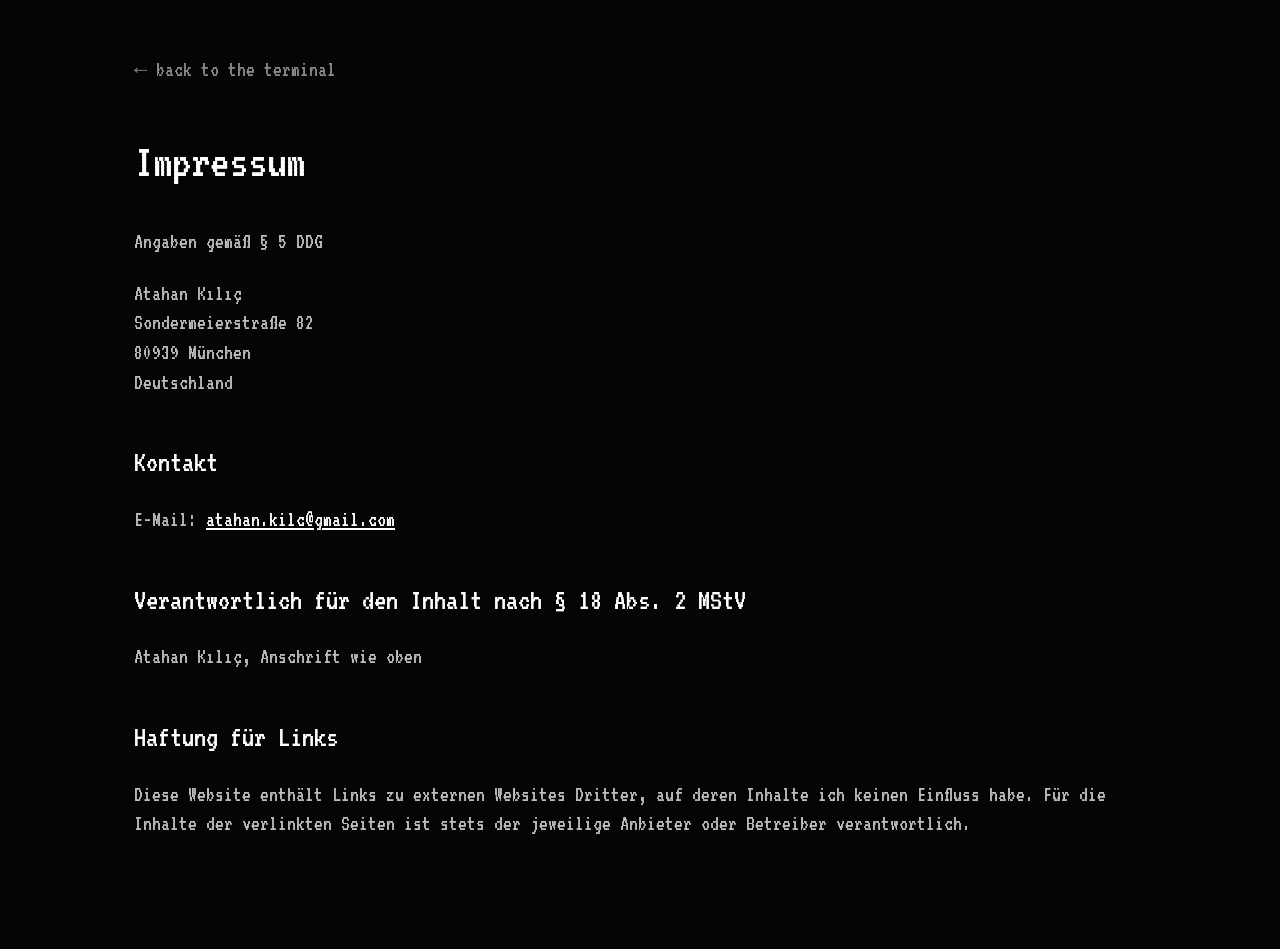
<file: impressum.html>
<!doctype html>
<html lang="de">
<head>
<meta charset="utf-8">
<meta name="viewport" content="width=device-width,initial-scale=1">
<meta name="robots" content="noindex">
<title>Impressum — Atahan Kılıç</title>
<link href="assets/fonts/vt323.css" rel="stylesheet">
<link href="assets/legal.css" rel="stylesheet">
</head>
<body>
<a class="back" href="./">← back to the terminal</a>
<h1>Impressum</h1>
<p>Angaben gemäß § 5 DDG</p>
<p>
  Atahan Kılıç<br>
  Sondermeierstraße 82<br>
  80939 München<br>
  Deutschland
</p>
<h2>Kontakt</h2>
<p>E-Mail: <a href="mailto:atahan.kilc@gmail.com">atahan.kilc@gmail.com</a></p>
<h2>Verantwortlich für den Inhalt nach § 18 Abs. 2 MStV</h2>
<p>Atahan Kılıç, Anschrift wie oben</p>
<h2>Haftung für Links</h2>
<p>Diese Website enthält Links zu externen Websites Dritter, auf deren Inhalte ich keinen Einfluss habe. Für die Inhalte der verlinkten Seiten ist stets der jeweilige Anbieter oder Betreiber verantwortlich.</p>
</body>
</html>
</file>
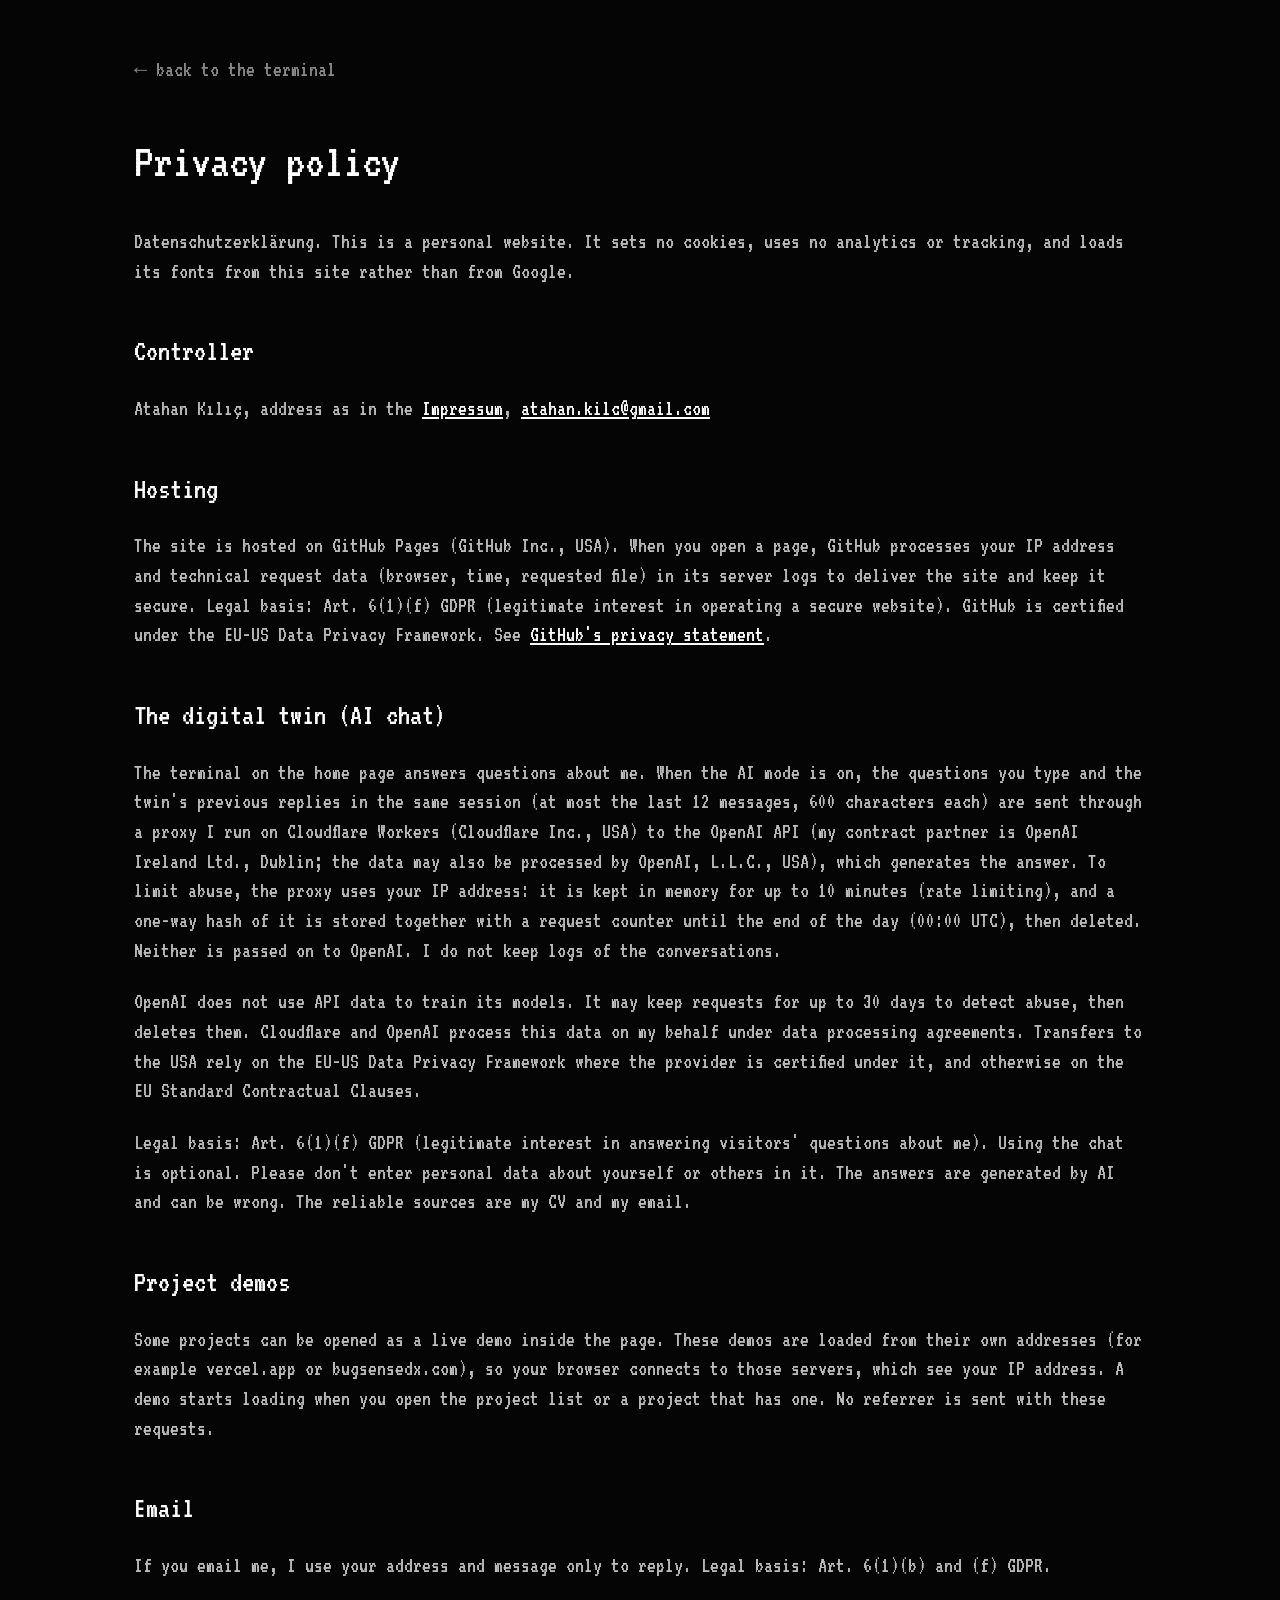
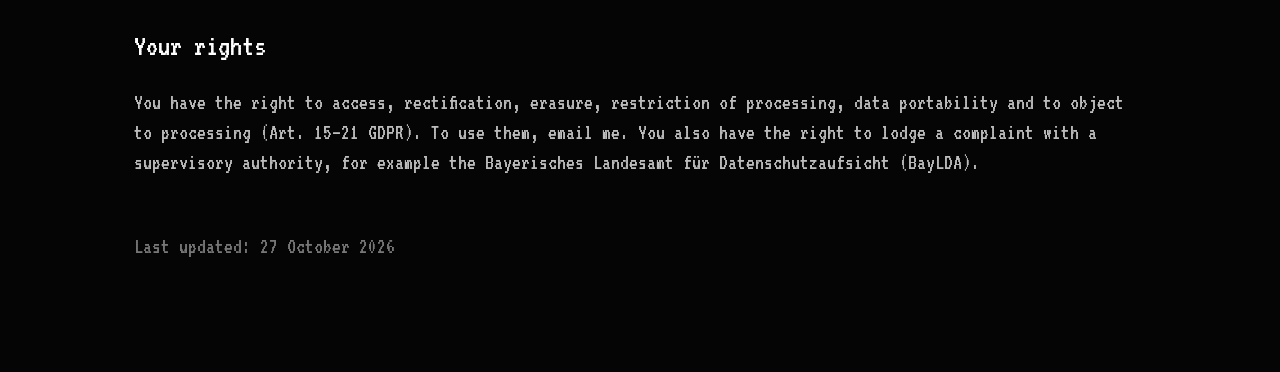
<file: privacy.html>
<!doctype html>
<html lang="en">
<head>
<meta charset="utf-8">
<meta name="viewport" content="width=device-width,initial-scale=1">
<meta name="robots" content="noindex">
<title>Privacy — Atahan Kılıç</title>
<link href="assets/fonts/vt323.css" rel="stylesheet">
<link href="assets/legal.css" rel="stylesheet">
</head>
<body>
<a class="back" href="./">← back to the terminal</a>
<h1>Privacy policy</h1>
<p>Datenschutzerklärung. This is a personal website. It sets no cookies, uses no analytics or tracking, and loads its fonts from this site rather than from Google.</p>

<h2>Controller</h2>
<p>Atahan Kılıç, address as in the <a href="impressum.html">Impressum</a>, <a href="mailto:atahan.kilc@gmail.com">atahan.kilc@gmail.com</a></p>

<h2>Hosting</h2>
<p>The site is hosted on GitHub Pages (GitHub Inc., USA). When you open a page, GitHub processes your IP address and technical request data (browser, time, requested file) in its server logs to deliver the site and keep it secure. Legal basis: Art. 6(1)(f) GDPR (legitimate interest in operating a secure website). GitHub is certified under the EU-US Data Privacy Framework. See <a href="https://docs.github.com/en/site-policy/privacy-policies/github-general-privacy-statement">GitHub's privacy statement</a>.</p>

<h2>The digital twin (AI chat)</h2>
<p>The terminal on the home page answers questions about me. When the AI mode is on, the questions you type and the twin's previous replies in the same session (at most the last 12 messages, 600 characters each) are sent through a proxy I run on Cloudflare Workers (Cloudflare Inc., USA) to the OpenAI API (my contract partner is OpenAI Ireland Ltd., Dublin; the data may also be processed by OpenAI, L.L.C., USA), which generates the answer. To limit abuse, the proxy uses your IP address: it is kept in memory for up to 10 minutes (rate limiting), and a one-way hash of it is stored together with a request counter until the end of the day (00:00 UTC), then deleted. Neither is passed on to OpenAI. I do not keep logs of the conversations.</p>
<p>OpenAI does not use API data to train its models. It may keep requests for up to 30 days to detect abuse, then deletes them. Cloudflare and OpenAI process this data on my behalf under data processing agreements. Transfers to the USA rely on the EU-US Data Privacy Framework where the provider is certified under it, and otherwise on the EU Standard Contractual Clauses.</p>
<p>Legal basis: Art. 6(1)(f) GDPR (legitimate interest in answering visitors' questions about me). Using the chat is optional. Please don't enter personal data about yourself or others in it. The answers are generated by AI and can be wrong. The reliable sources are my CV and my email.</p>

<h2>Project demos</h2>
<p>Some projects can be opened as a live demo inside the page. These demos are loaded from their own addresses (for example vercel.app or bugsensedx.com), so your browser connects to those servers, which see your IP address. A demo starts loading when you open the project list or a project that has one. No referrer is sent with these requests.</p>

<h2>Email</h2>
<p>If you email me, I use your address and message only to reply. Legal basis: Art. 6(1)(b) and (f) GDPR.</p>

<h2>Your rights</h2>
<p>You have the right to access, rectification, erasure, restriction of processing, data portability and to object to processing (Art. 15–21 GDPR). To use them, email me. You also have the right to lodge a complaint with a supervisory authority, for example the Bayerisches Landesamt für Datenschutzaufsicht (BayLDA).</p>

<p style="margin-top:2.5rem;color:#777">Last updated: 27 October 2026</p>
</body>
</html>
</file>
<file: assets/fonts/vt323.css>
/* VT323 (SIL Open Font License), served from this site so no visitor IP goes to Google */
@font-face {
  font-family: 'VT323'; font-style: normal; font-weight: 400; font-display: swap;
  src: url(vt323-latin-ext.woff2) format('woff2');
  unicode-range: U+0100-02BA, U+02BD-02C5, U+02C7-02CC, U+02CE-02D7, U+02DD-02FF, U+0304, U+0308, U+0329, U+1D00-1DBF, U+1E00-1E9F, U+1EF2-1EFF, U+2020, U+20A0-20AB, U+20AD-20C4, U+2113, U+2C60-2C7F, U+A720-A7FF;
}
@font-face {
  font-family: 'VT323'; font-style: normal; font-weight: 400; font-display: swap;
  src: url(vt323-latin.woff2) format('woff2');
  unicode-range: U+0000-00FF, U+0131, U+0152-0153, U+02BB-02BC, U+02C6, U+02DA, U+02DC, U+0304, U+0308, U+0329, U+2000-206F, U+20AC, U+2122, U+2191, U+2193, U+2212, U+2215, U+FEFF, U+FFFD;
}
</file>
<file: assets/legal.css>
html{background:#050505;color:#d6d6d6;font:22px/1.35 VT323,monospace}
body{max-width:46rem;margin:0 auto;padding:2.5rem 1.25rem 4rem}
h1{font-size:2.2rem;font-weight:400;margin:0 0 1.5rem;color:#fff}
h2{font-size:1.4rem;font-weight:400;margin:2rem 0 .4rem;color:#fff}
p,li{color:#bdbdbd}
a{color:#fff}
.back{display:inline-block;margin-bottom:2rem;color:#8a8a8a;text-decoration:none}
.back:hover{color:#fff}
.todo{background:#fff;color:#000;padding:0 .3em}
</file>
